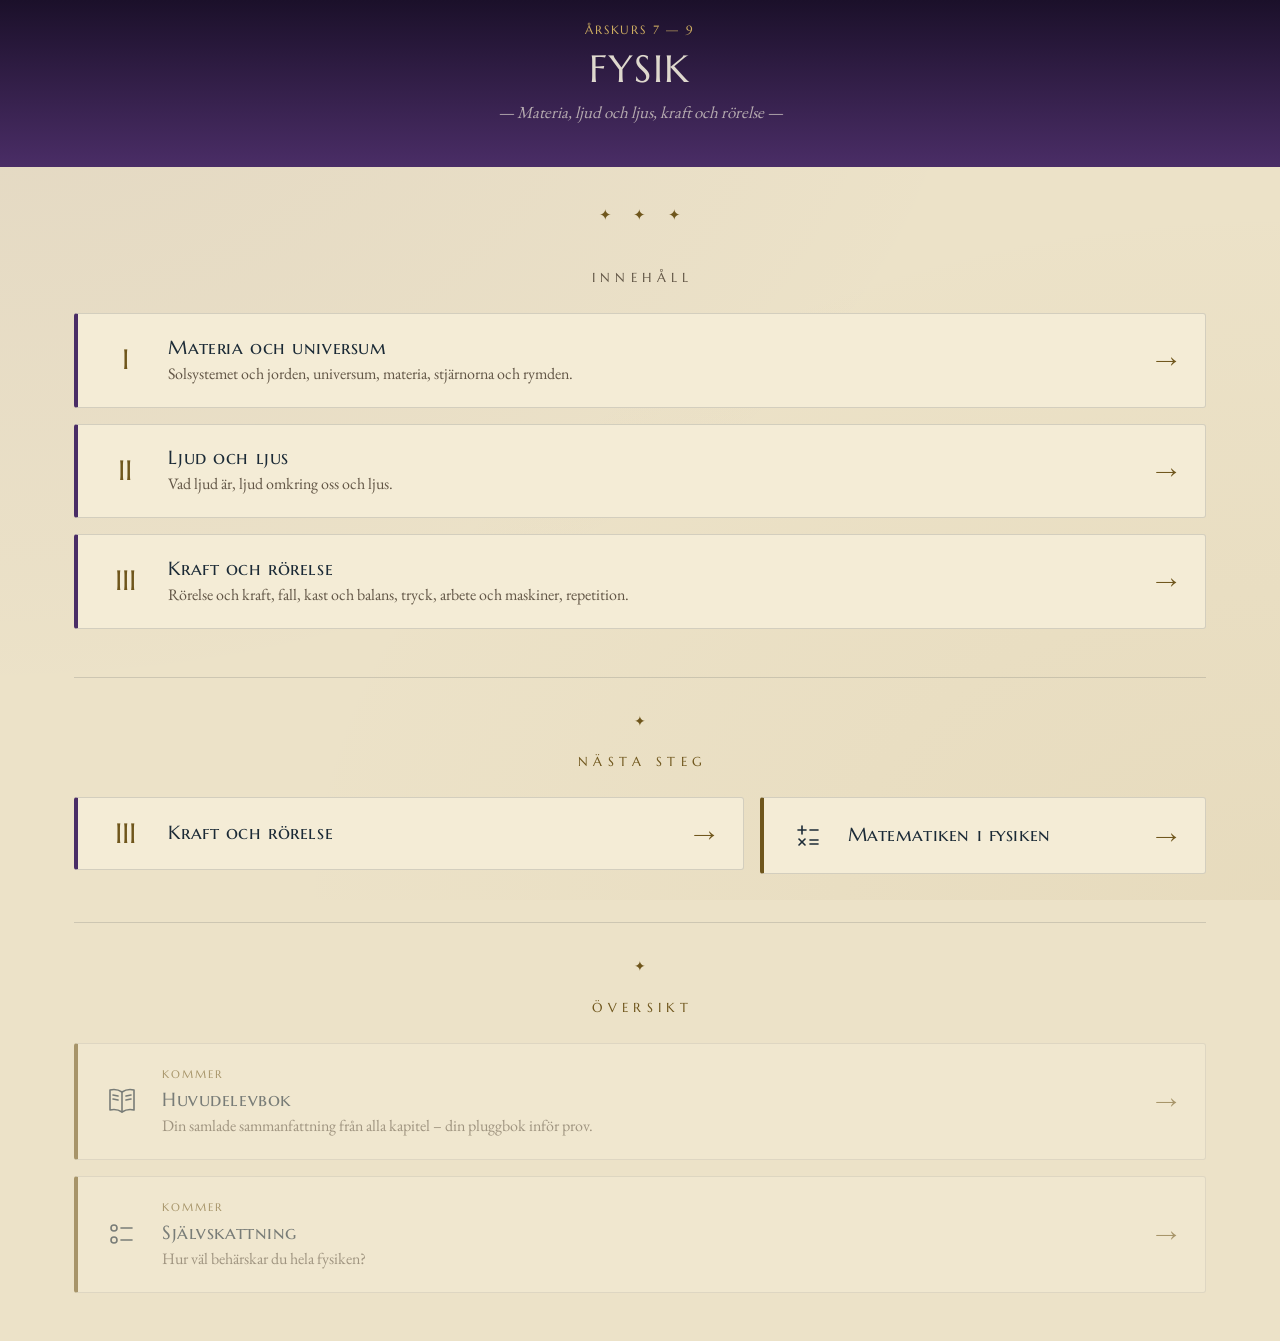
<file: index.html>
<!DOCTYPE html>
<html lang="sv">
<head>
<meta charset="utf-8">
<meta name="viewport" content="width=device-width, initial-scale=1">
<title>Fysik åk 7–9</title>
<link rel="stylesheet" href="bokskal/bok.css">
</head>
<body>
  <!-- Fysikbokens startsida, byggd som geografibokens (jb873/geografibok: index.html) i fysikens färger.
       Ett kapitel som inte finns än är ett tonat span med aria-disabled och "Kommer", inte en länk. -->
  <header class="hero-banner">
    <div class="hero-inner">
      <span class="avsnitt-label">Årskurs 7 — 9</span>
      <h1>FYSIK</h1>
      <p class="subtitel">— Materia, ljud och ljus, kraft och rörelse —</p>
    </div>
  </header>

  <main class="sida">

    <div class="ornament-rad" aria-hidden="true">✦ ✦ ✦</div>

    <span class="sektion-label">Innehåll</span>

    <ul class="innehallsforteckning">

      <li>
        <a class="kapitel-kort" href="materia_och_universum/index.html">
          <span class="romersk">I</span>
          <span class="kap-text">
            <span class="kap-titel">Materia och universum</span>
            <p class="kap-beskrivning">Solsystemet och jorden, universum, materia, stjärnorna och rymden.</p>
          </span>
          <span class="pil" aria-hidden="true">→</span>
        </a>
      </li>

      <li>
        <a class="kapitel-kort" href="ljud_och_ljus/index.html">
          <span class="romersk">II</span>
          <span class="kap-text">
            <span class="kap-titel">Ljud och ljus</span>
            <p class="kap-beskrivning">Vad ljud är, ljud omkring oss och ljus.</p>
          </span>
          <span class="pil" aria-hidden="true">→</span>
        </a>
      </li>

      <li>
        <a class="kapitel-kort" href="kraft_och_rorelse/index.html">
          <span class="romersk">III</span>
          <span class="kap-text">
            <span class="kap-titel">Kraft och rörelse</span>
            <p class="kap-beskrivning">Rörelse och kraft, fall, kast och balans, tryck, arbete och maskiner, repetition.</p>
          </span>
          <span class="pil" aria-hidden="true">→</span>
        </a>
      </li>

    </ul>

    <!-- Nästa steg (arbetsorder 11): listan över kapitlen som har Nästa steg (gymnasiets fysik), och bredvid den
         stödboken Matematiken i fysiken, som gäller hela boken. Länkarna öppnar boken direkt (adressen #<bok>). -->
    <section class="sektion-avgransare nasta-steg-omrade">
      <div class="litet-ornament" aria-hidden="true">✦</div>
      <span class="sektion-label">Nästa steg</span>
      <div class="nasta-steg-delar">
        <ul class="nasta-steg-lista">
          <li>
            <a class="kapitel-kort" href="kraft_och_rorelse/rorelse_och_kraft/index.html#nasta-kraft-och-rorelse">
              <span class="romersk">III</span>
              <span class="kap-text">
                <span class="kap-titel">Kraft och rörelse</span>
              </span>
              <span class="pil" aria-hidden="true">→</span>
            </a>
          </li>
        </ul>
        <a class="kapitel-kort matematik-kort" href="nasta_steg/matematiken_i_fysiken/index.html#stod-matematiken">
          <span class="ikon" aria-hidden="true">
            <svg viewBox="0 0 32 32" fill="none" stroke="currentColor" stroke-width="1.6" stroke-linecap="round" stroke-linejoin="round">
              <line x1="6" y1="10" x2="14" y2="10" />
              <line x1="10" y1="6" x2="10" y2="14" />
              <line x1="18" y1="10" x2="26" y2="10" />
              <line x1="7" y1="19" x2="13" y2="25" />
              <line x1="13" y1="19" x2="7" y2="25" />
              <line x1="18" y1="20" x2="26" y2="20" />
              <line x1="18" y1="24" x2="26" y2="24" />
            </svg>
          </span>
          <span class="kap-text">
            <span class="kap-titel">Matematiken i fysiken</span>
          </span>
          <span class="pil" aria-hidden="true">→</span>
        </a>
      </div>
    </section>

    <section class="sektion-avgransare">
      <div class="litet-ornament" aria-hidden="true">✦</div>
      <span class="sektion-label">Översikt</span>

      <span class="kapitel-kort huvudelevbok-kort dimmad" aria-disabled="true">
        <span class="ikon" aria-hidden="true">
          <svg viewBox="0 0 32 32" fill="none" stroke="currentColor" stroke-width="1.6" stroke-linecap="round" stroke-linejoin="round">
            <path d="M16 7 C13 5 8 4 4 5 L4 25 C8 24 13 25 16 27 C19 25 24 24 28 25 L28 5 C24 4 19 5 16 7 Z" />
            <line x1="16" y1="7" x2="16" y2="27" />
            <line x1="7" y1="10" x2="12" y2="11" />
            <line x1="7" y1="14" x2="12" y2="15" />
            <line x1="20" y1="11" x2="25" y2="10" />
            <line x1="20" y1="15" x2="25" y2="14" />
          </svg>
        </span>
        <span class="kap-text">
          <span class="kommer-snart">Kommer</span>
          <h3>Huvudelevbok</h3>
          <p class="kap-beskrivning">Din samlade sammanfattning från alla kapitel – din pluggbok inför prov.</p>
        </span>
        <span class="pil" aria-hidden="true">→</span>
      </span>

      <span class="kapitel-kort huvudelevbok-kort dimmad" aria-disabled="true">
        <span class="ikon" aria-hidden="true">
          <svg viewBox="0 0 32 32" fill="none" stroke="currentColor" stroke-width="1.6" stroke-linecap="round" stroke-linejoin="round">
            <circle cx="8" cy="10" r="3" />
            <circle cx="8" cy="22" r="3" />
            <line x1="15" y1="10" x2="26" y2="10" />
            <line x1="15" y1="22" x2="26" y2="22" />
          </svg>
        </span>
        <span class="kap-text">
          <span class="kommer-snart">Kommer</span>
          <h3>Självskattning</h3>
          <p class="kap-beskrivning">Hur väl behärskar du hela fysiken?</p>
        </span>
        <span class="pil" aria-hidden="true">→</span>
      </span>
    </section>

  </main>
</body>
</html>
</file>
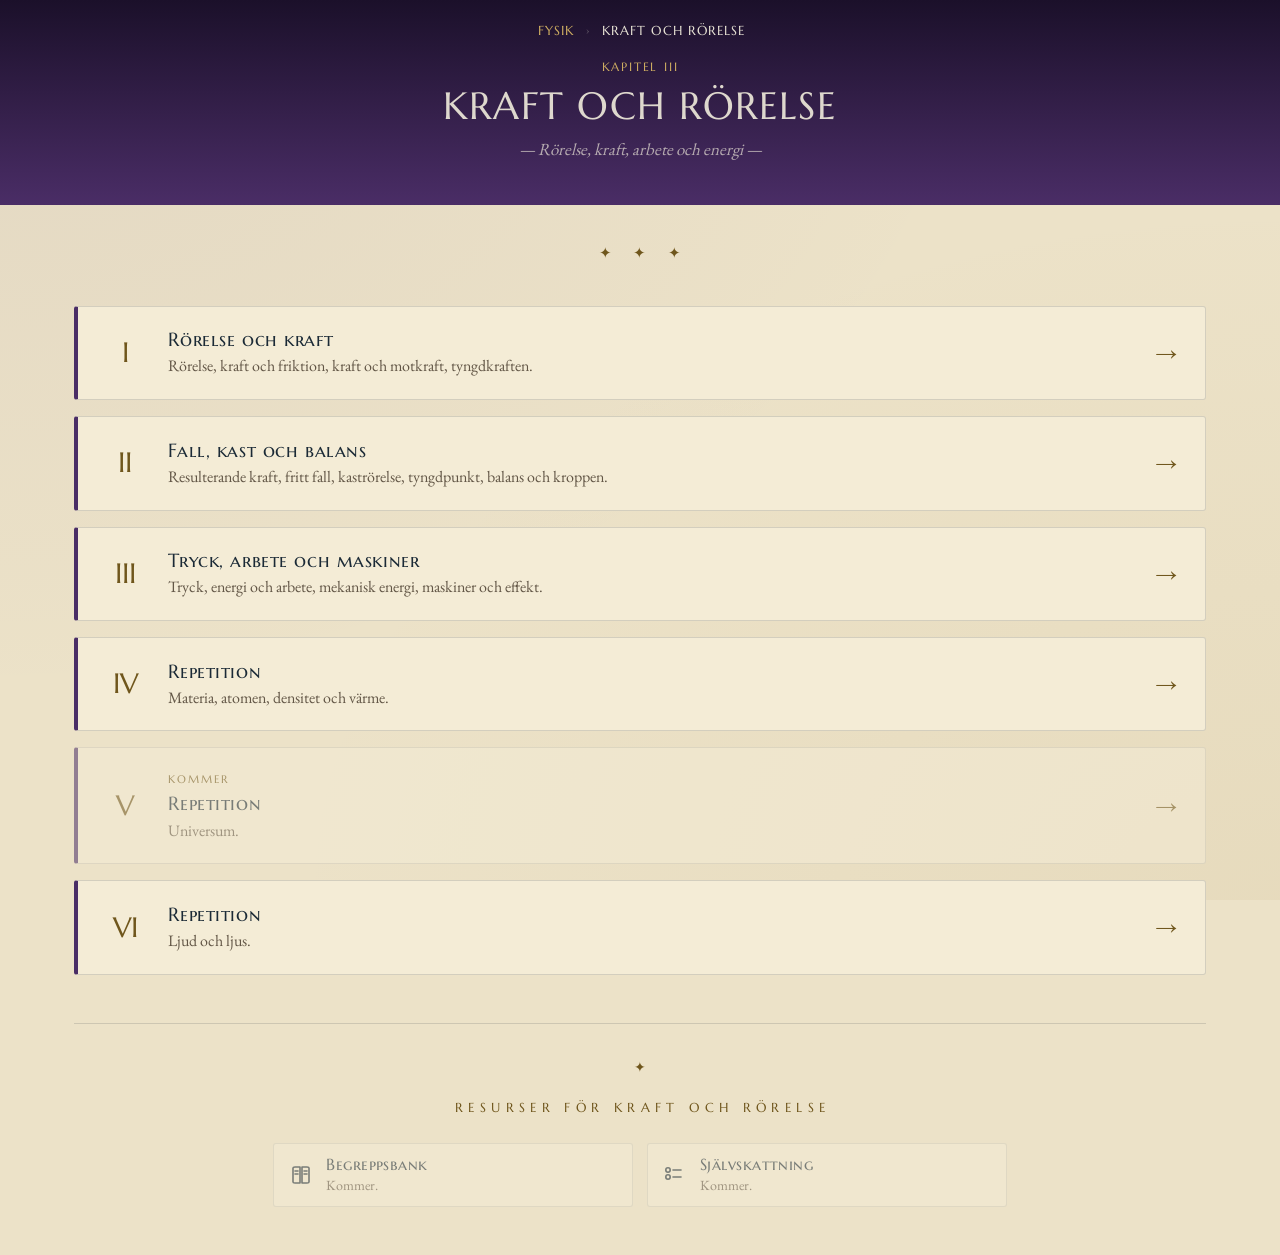
<file: kraft_och_rorelse/index.html>
<!DOCTYPE html>
<html lang="sv">
<head>
<meta charset="utf-8">
<meta name="viewport" content="width=device-width, initial-scale=1">
<title>Fysik – Kraft och rörelse</title>
<link rel="stylesheet" href="../bokskal/bok.css">
</head>
<body>
  <!-- Kapitlets sida (kapitelindexet), byggd som geografibokens (jb873/geografibok: delkapitel/geologi/index.html).
       Avsnittssidorna I, II … är mapparna här, enligt tabellen i RAM.md: I rorelse_och_kraft/, II fall_kast_och_balans/,
       III tryck_arbete_och_maskiner/, IV materia_repetition/ (med atomen och jonerna först, arbetsorder 39), V Repetition
       Universum (finns inte än) och VI ljud_och_ljus_repetition/. Mappnamnen är kvar från den gamla ordningen.
       En avsnittssida eller ett hjälpmedel som inte finns än är ett tonat span med aria-disabled, inte en länk. -->
  <header class="hero-banner">
    <div class="hero-inner">
      <nav class="brodsmulor" aria-label="Brödsmulor">
        <a href="../index.html">Fysik</a>
        <span class="skiljare" aria-hidden="true">›</span>
        <span class="aktuell" aria-current="page">Kraft och rörelse</span>
      </nav>
      <span class="avsnitt-label">Kapitel III</span>
      <h1>KRAFT OCH RÖRELSE</h1>
      <p class="subtitel">— Rörelse, kraft, arbete och energi —</p>
    </div>
  </header>

  <main class="sida">

    <div class="ornament-rad" aria-hidden="true">✦ ✦ ✦</div>

    <ul class="innehallsforteckning">

      <li>
        <a class="kapitel-kort" href="rorelse_och_kraft/index.html">
          <span class="romersk">I</span>
          <span class="kap-text">
            <span class="kap-titel">Rörelse och kraft</span>
            <p class="kap-beskrivning">Rörelse, kraft och friktion, kraft och motkraft, tyngdkraften.</p>
          </span>
          <span class="pil" aria-hidden="true">→</span>
        </a>
      </li>

      <li>
        <a class="kapitel-kort" href="fall_kast_och_balans/index.html">
          <span class="romersk">II</span>
          <span class="kap-text">
            <span class="kap-titel">Fall, kast och balans</span>
            <p class="kap-beskrivning">Resulterande kraft, fritt fall, kaströrelse, tyngdpunkt, balans och kroppen.</p>
          </span>
          <span class="pil" aria-hidden="true">→</span>
        </a>
      </li>

      <li>
        <a class="kapitel-kort" href="tryck_arbete_och_maskiner/index.html">
          <span class="romersk">III</span>
          <span class="kap-text">
            <span class="kap-titel">Tryck, arbete och maskiner</span>
            <p class="kap-beskrivning">Tryck, energi och arbete, mekanisk energi, maskiner och effekt.</p>
          </span>
          <span class="pil" aria-hidden="true">→</span>
        </a>
      </li>

      <li>
        <a class="kapitel-kort" href="materia_repetition/index.html">
          <span class="romersk">IV</span>
          <span class="kap-text">
            <span class="kap-titel">Repetition</span>
            <p class="kap-beskrivning">Materia, atomen, densitet och värme.</p>
          </span>
          <span class="pil" aria-hidden="true">→</span>
        </a>
      </li>

      <li>
        <span class="kapitel-kort dimmad" aria-disabled="true">
          <span class="romersk">V</span>
          <span class="kap-text">
            <span class="kommer-snart">Kommer</span>
            <span class="kap-titel">Repetition</span>
            <p class="kap-beskrivning">Universum.</p>
          </span>
          <span class="pil" aria-hidden="true">→</span>
        </span>
      </li>

      <li>
        <a class="kapitel-kort" href="ljud_och_ljus_repetition/index.html">
          <span class="romersk">VI</span>
          <span class="kap-text">
            <span class="kap-titel">Repetition</span>
            <p class="kap-beskrivning">Ljud och ljus.</p>
          </span>
          <span class="pil" aria-hidden="true">→</span>
        </a>
      </li>

    </ul>

    <section class="sektion-avgransare">
      <div class="litet-ornament" aria-hidden="true">✦</div>
      <span class="sektion-label">Resurser för Kraft och rörelse</span>
      <div class="resurser-rad">

        <span class="resurs-kort dimmad" aria-disabled="true">
          <span class="ikon" aria-hidden="true">
            <svg viewBox="0 0 24 24" fill="none" stroke="currentColor" stroke-width="1.6" stroke-linecap="round" stroke-linejoin="round">
              <path d="M4 5 C4 4.4 4.5 4 6 4 L11 4 L11 20 L6 20 C4.5 20 4 19.6 4 19 Z" />
              <path d="M20 5 C20 4.4 19.5 4 18 4 L13 4 L13 20 L18 20 C19.5 20 20 19.6 20 19 Z" />
              <line x1="6" y1="8" x2="9" y2="8" />
              <line x1="6" y1="11" x2="9" y2="11" />
              <line x1="15" y1="8" x2="18" y2="8" />
              <line x1="15" y1="11" x2="18" y2="11" />
            </svg>
          </span>
          <span class="resurs-text">
            <h4>Begreppsbank</h4>
            <p class="resurs-beskrivning">Kommer.</p>
          </span>
        </span>

        <span class="resurs-kort dimmad" aria-disabled="true">
          <span class="ikon" aria-hidden="true">
            <svg viewBox="0 0 24 24" fill="none" stroke="currentColor" stroke-width="1.6" stroke-linecap="round" stroke-linejoin="round">
              <circle cx="6" cy="7" r="2.2" />
              <circle cx="6" cy="14" r="2.2" />
              <line x1="11" y1="7" x2="19" y2="7" />
              <line x1="11" y1="14" x2="19" y2="14" />
            </svg>
          </span>
          <span class="resurs-text">
            <h4>Självskattning</h4>
            <p class="resurs-beskrivning">Kommer.</p>
          </span>
        </span>

      </div>
    </section>

  </main>
</body>
</html>
</file>
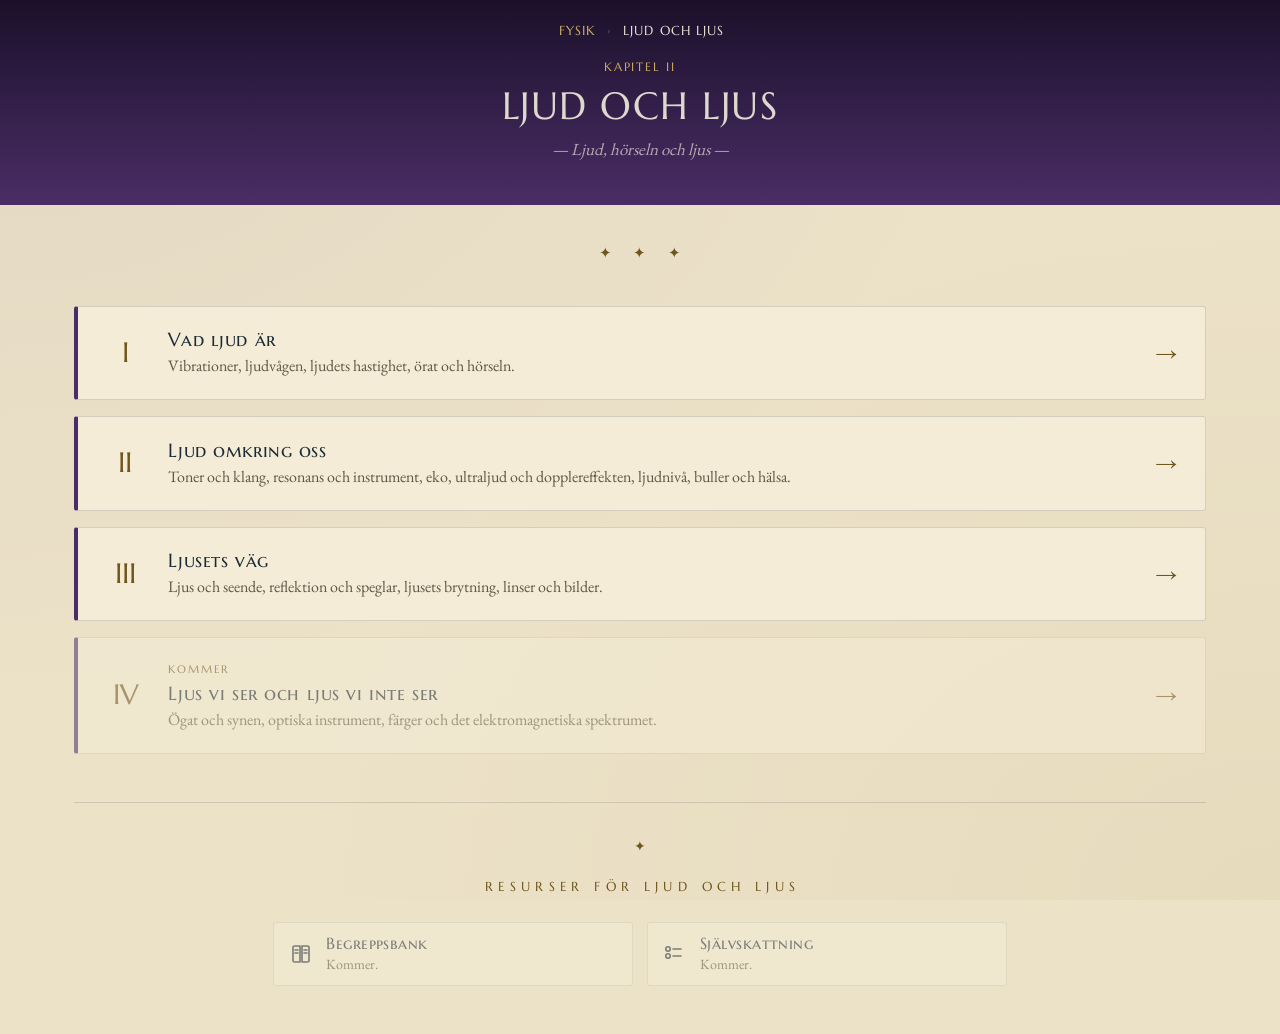
<file: ljud_och_ljus/index.html>
<!DOCTYPE html>
<html lang="sv">
<head>
<meta charset="utf-8">
<meta name="viewport" content="width=device-width, initial-scale=1">
<title>Fysik – Ljud och ljus</title>
<link rel="stylesheet" href="../bokskal/bok.css">
</head>
<body>
  <!-- Kapitel 2:s sida (kapitelindexet), byggd som Kraft och rörelse (kraft_och_rorelse/index.html), arbetsorder 33
       (2026-11-21). Avsnittssidorna I, II … är mapparna här (vad_ljud_ar/). En avsnittssida eller ett hjälpmedel som
       inte finns än är ett tonat span med aria-disabled, inte en länk. III Ljusets väg: arbetsorder 38 (2026-11-25);
       IV står tonat tills den skrivs. -->
  <header class="hero-banner">
    <div class="hero-inner">
      <nav class="brodsmulor" aria-label="Brödsmulor">
        <a href="../index.html">Fysik</a>
        <span class="skiljare" aria-hidden="true">›</span>
        <span class="aktuell" aria-current="page">Ljud och ljus</span>
      </nav>
      <span class="avsnitt-label">Kapitel II</span>
      <h1>LJUD OCH LJUS</h1>
      <p class="subtitel">— Ljud, hörseln och ljus —</p>
    </div>
  </header>

  <main class="sida">

    <div class="ornament-rad" aria-hidden="true">✦ ✦ ✦</div>

    <ul class="innehallsforteckning">

      <li>
        <a class="kapitel-kort" href="vad_ljud_ar/index.html">
          <span class="romersk">I</span>
          <span class="kap-text">
            <span class="kap-titel">Vad ljud är</span>
            <p class="kap-beskrivning">Vibrationer, ljudvågen, ljudets hastighet, örat och hörseln.</p>
          </span>
          <span class="pil" aria-hidden="true">→</span>
        </a>
      </li>

      <li>
        <a class="kapitel-kort" href="ljud_omkring_oss/index.html">
          <span class="romersk">II</span>
          <span class="kap-text">
            <span class="kap-titel">Ljud omkring oss</span>
            <p class="kap-beskrivning">Toner och klang, resonans och instrument, eko, ultraljud och dopplereffekten, ljudnivå, buller och hälsa.</p>
          </span>
          <span class="pil" aria-hidden="true">→</span>
        </a>
      </li>

      <li>
        <a class="kapitel-kort" href="ljusets_vag/index.html">
          <span class="romersk">III</span>
          <span class="kap-text">
            <span class="kap-titel">Ljusets väg</span>
            <p class="kap-beskrivning">Ljus och seende, reflektion och speglar, ljusets brytning, linser och bilder.</p>
          </span>
          <span class="pil" aria-hidden="true">→</span>
        </a>
      </li>

      <li>
        <span class="kapitel-kort dimmad" aria-disabled="true">
          <span class="romersk">IV</span>
          <span class="kap-text">
            <span class="kommer-snart">Kommer</span>
            <span class="kap-titel">Ljus vi ser och ljus vi inte ser</span>
            <p class="kap-beskrivning">Ögat och synen, optiska instrument, färger och det elektromagnetiska spektrumet.</p>
          </span>
          <span class="pil" aria-hidden="true">→</span>
        </span>
      </li>

    </ul>

    <section class="sektion-avgransare">
      <div class="litet-ornament" aria-hidden="true">✦</div>
      <span class="sektion-label">Resurser för Ljud och ljus</span>
      <div class="resurser-rad">

        <span class="resurs-kort dimmad" aria-disabled="true">
          <span class="ikon" aria-hidden="true">
            <svg viewBox="0 0 24 24" fill="none" stroke="currentColor" stroke-width="1.6" stroke-linecap="round" stroke-linejoin="round">
              <path d="M4 5 C4 4.4 4.5 4 6 4 L11 4 L11 20 L6 20 C4.5 20 4 19.6 4 19 Z" />
              <path d="M20 5 C20 4.4 19.5 4 18 4 L13 4 L13 20 L18 20 C19.5 20 20 19.6 20 19 Z" />
              <line x1="6" y1="8" x2="9" y2="8" />
              <line x1="6" y1="11" x2="9" y2="11" />
              <line x1="15" y1="8" x2="18" y2="8" />
              <line x1="15" y1="11" x2="18" y2="11" />
            </svg>
          </span>
          <span class="resurs-text">
            <h4>Begreppsbank</h4>
            <p class="resurs-beskrivning">Kommer.</p>
          </span>
        </span>

        <span class="resurs-kort dimmad" aria-disabled="true">
          <span class="ikon" aria-hidden="true">
            <svg viewBox="0 0 24 24" fill="none" stroke="currentColor" stroke-width="1.6" stroke-linecap="round" stroke-linejoin="round">
              <circle cx="6" cy="7" r="2.2" />
              <circle cx="6" cy="14" r="2.2" />
              <line x1="11" y1="7" x2="19" y2="7" />
              <line x1="11" y1="14" x2="19" y2="14" />
            </svg>
          </span>
          <span class="resurs-text">
            <h4>Självskattning</h4>
            <p class="resurs-beskrivning">Kommer.</p>
          </span>
        </span>

      </div>
    </section>

  </main>
</body>
</html>
</file>
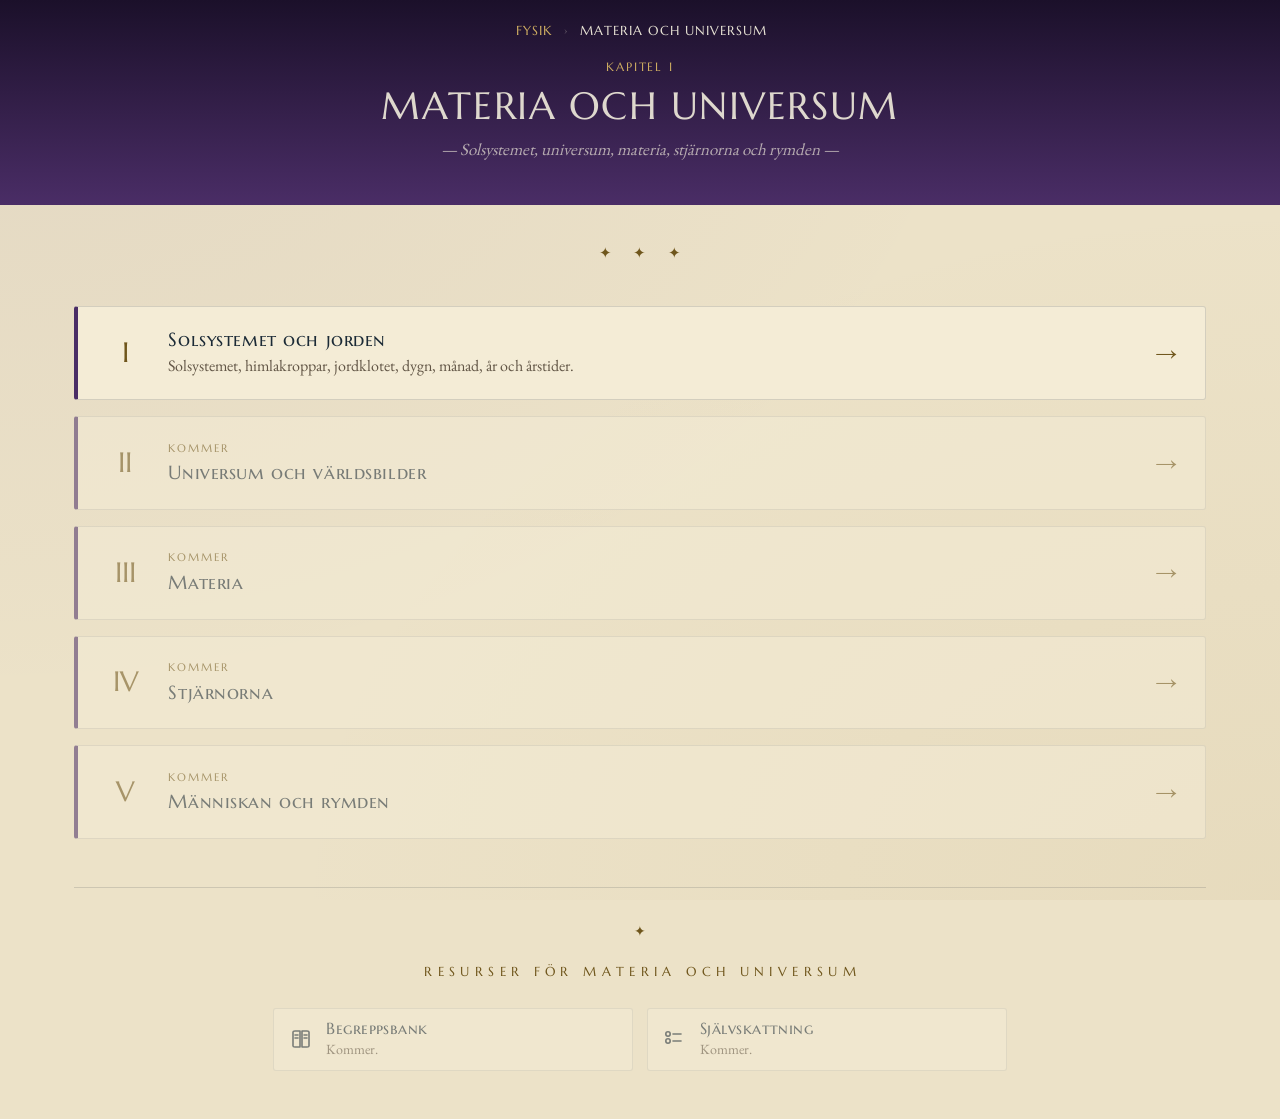
<file: materia_och_universum/index.html>
<!DOCTYPE html>
<html lang="sv">
<head>
<meta charset="utf-8">
<meta name="viewport" content="width=device-width, initial-scale=1">
<title>Fysik – Materia och universum</title>
<link rel="stylesheet" href="../bokskal/bok.css">
</head>
<body>
  <!-- Kapitel 1:s sida (kapitelindexet), byggd som Kraft och rörelse (kraft_och_rorelse/index.html). Avsnittssidorna
       I, II … är mapparna här (solsystemet_och_jorden/), enligt arbetsorder 9 (2026-11-07). En avsnittssida eller ett
       hjälpmedel som inte finns än är ett tonat span med aria-disabled, inte en länk. -->
  <header class="hero-banner">
    <div class="hero-inner">
      <nav class="brodsmulor" aria-label="Brödsmulor">
        <a href="../index.html">Fysik</a>
        <span class="skiljare" aria-hidden="true">›</span>
        <span class="aktuell" aria-current="page">Materia och universum</span>
      </nav>
      <span class="avsnitt-label">Kapitel I</span>
      <h1>MATERIA OCH UNIVERSUM</h1>
      <p class="subtitel">— Solsystemet, universum, materia, stjärnorna och rymden —</p>
    </div>
  </header>

  <main class="sida">

    <div class="ornament-rad" aria-hidden="true">✦ ✦ ✦</div>

    <ul class="innehallsforteckning">

      <li>
        <a class="kapitel-kort" href="solsystemet_och_jorden/index.html">
          <span class="romersk">I</span>
          <span class="kap-text">
            <span class="kap-titel">Solsystemet och jorden</span>
            <p class="kap-beskrivning">Solsystemet, himlakroppar, jordklotet, dygn, månad, år och årstider.</p>
          </span>
          <span class="pil" aria-hidden="true">→</span>
        </a>
      </li>

      <li>
        <span class="kapitel-kort dimmad" aria-disabled="true">
          <span class="romersk">II</span>
          <span class="kap-text">
            <span class="kommer-snart">Kommer</span>
            <span class="kap-titel">Universum och världsbilder</span>
          </span>
          <span class="pil" aria-hidden="true">→</span>
        </span>
      </li>

      <li>
        <span class="kapitel-kort dimmad" aria-disabled="true">
          <span class="romersk">III</span>
          <span class="kap-text">
            <span class="kommer-snart">Kommer</span>
            <span class="kap-titel">Materia</span>
          </span>
          <span class="pil" aria-hidden="true">→</span>
        </span>
      </li>

      <li>
        <span class="kapitel-kort dimmad" aria-disabled="true">
          <span class="romersk">IV</span>
          <span class="kap-text">
            <span class="kommer-snart">Kommer</span>
            <span class="kap-titel">Stjärnorna</span>
          </span>
          <span class="pil" aria-hidden="true">→</span>
        </span>
      </li>

      <li>
        <span class="kapitel-kort dimmad" aria-disabled="true">
          <span class="romersk">V</span>
          <span class="kap-text">
            <span class="kommer-snart">Kommer</span>
            <span class="kap-titel">Människan och rymden</span>
          </span>
          <span class="pil" aria-hidden="true">→</span>
        </span>
      </li>

    </ul>

    <section class="sektion-avgransare">
      <div class="litet-ornament" aria-hidden="true">✦</div>
      <span class="sektion-label">Resurser för Materia och universum</span>
      <div class="resurser-rad">

        <span class="resurs-kort dimmad" aria-disabled="true">
          <span class="ikon" aria-hidden="true">
            <svg viewBox="0 0 24 24" fill="none" stroke="currentColor" stroke-width="1.6" stroke-linecap="round" stroke-linejoin="round">
              <path d="M4 5 C4 4.4 4.5 4 6 4 L11 4 L11 20 L6 20 C4.5 20 4 19.6 4 19 Z" />
              <path d="M20 5 C20 4.4 19.5 4 18 4 L13 4 L13 20 L18 20 C19.5 20 20 19.6 20 19 Z" />
              <line x1="6" y1="8" x2="9" y2="8" />
              <line x1="6" y1="11" x2="9" y2="11" />
              <line x1="15" y1="8" x2="18" y2="8" />
              <line x1="15" y1="11" x2="18" y2="11" />
            </svg>
          </span>
          <span class="resurs-text">
            <h4>Begreppsbank</h4>
            <p class="resurs-beskrivning">Kommer.</p>
          </span>
        </span>

        <span class="resurs-kort dimmad" aria-disabled="true">
          <span class="ikon" aria-hidden="true">
            <svg viewBox="0 0 24 24" fill="none" stroke="currentColor" stroke-width="1.6" stroke-linecap="round" stroke-linejoin="round">
              <circle cx="6" cy="7" r="2.2" />
              <circle cx="6" cy="14" r="2.2" />
              <line x1="11" y1="7" x2="19" y2="7" />
              <line x1="11" y1="14" x2="19" y2="14" />
            </svg>
          </span>
          <span class="resurs-text">
            <h4>Självskattning</h4>
            <p class="resurs-beskrivning">Kommer.</p>
          </span>
        </span>

      </div>
    </section>

  </main>
</body>
</html>
</file>
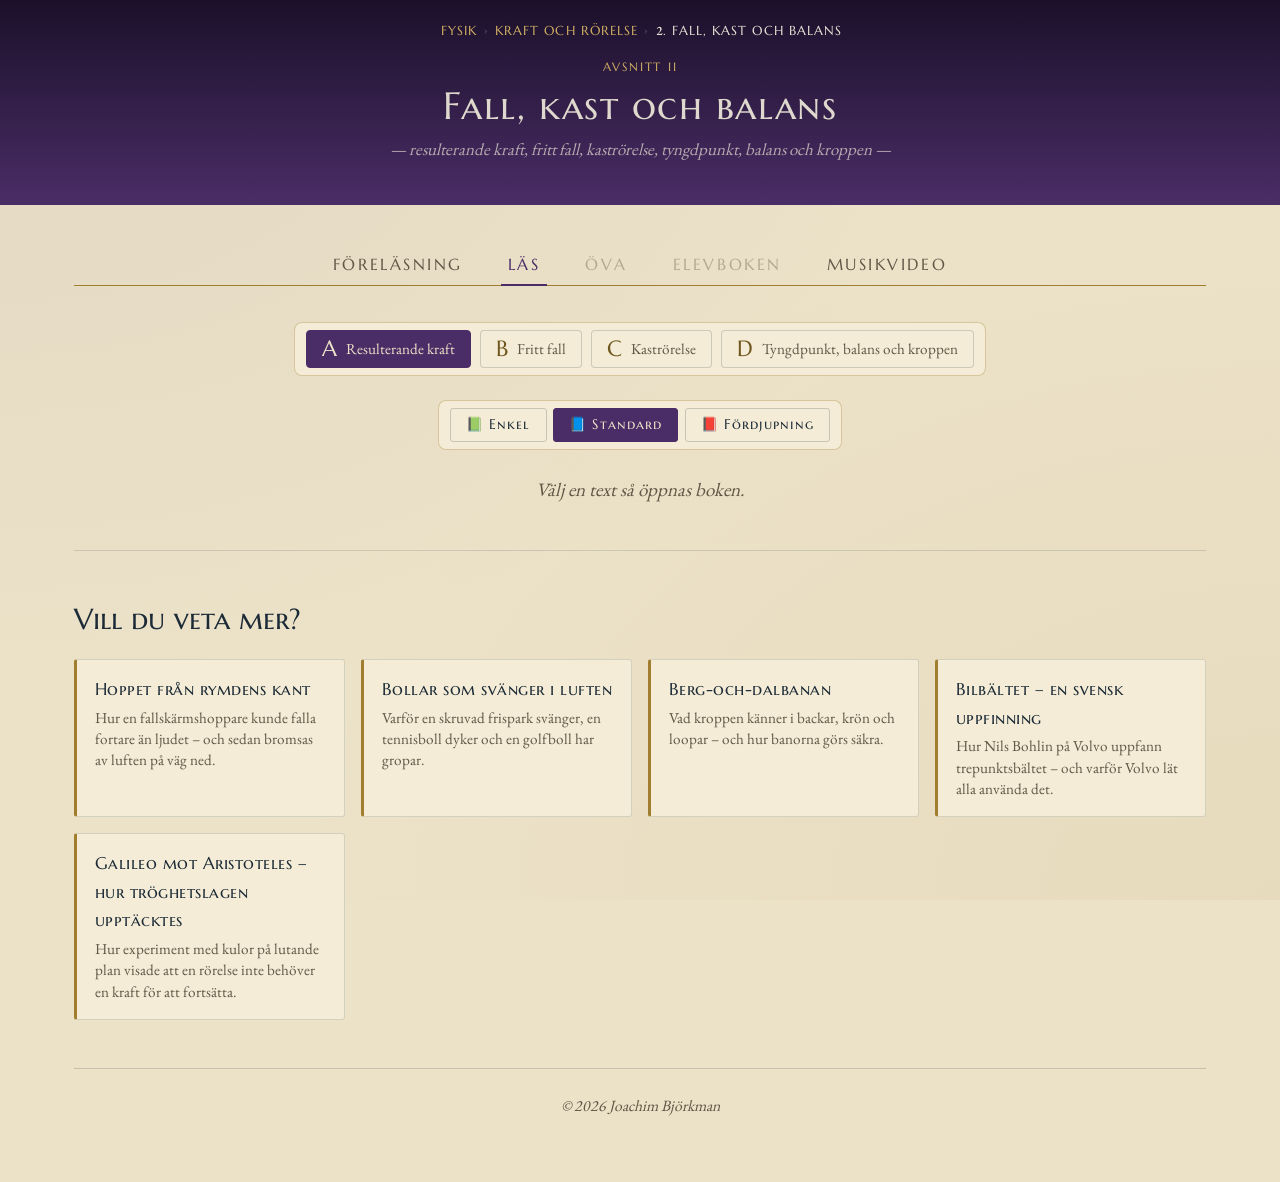
<file: kraft_och_rorelse/fall_kast_och_balans/index.html>
<!DOCTYPE html>
<html lang="sv">
<!-- Delkapitlets sida. MALLEN ORDAGRANT (Fysik/mall/delkapitel/index.html) – ändra ingenting här.
     Allt som skiljer delkapitlen åt är data: delkapitel.js och innehall/<nivå>.js. verktyg/bok-grind.js prövar
     att varje delkapitels index.html är byte för byte lika med mallen. -->
<head>
<meta charset="utf-8">
<meta name="viewport" content="width=device-width, initial-scale=1, viewport-fit=cover">
<title>Fysik</title>
<link rel="stylesheet" href="../../bokskal/bok.css">
<script src="../../bokskal/bok.js"></script>
<script src="../../bokskal/figurer.js"></script>
</head>
<body>
<script src="delkapitel.js"></script>
</body>
</html>
</file>
<file: bokskal/bok.css>
/* Bokmotorn – delkapitlets sida (hubben) och läsboken.
 * Basen är plattformens gemensamma, densamma som i de andra böckerna (geografibokens css/geografi.css): papper
 * #ece2c8, bläck #1b2a36, Marcellus SC (kapitäler) för rubriker och knappar, EB Garamond för text och alla siffror
 * (Marcellus 1 liknar ett I). Bara ämnesfärgen är fysikens egen (varje bok har sin --accent): indigo, med antikt
 * guld som andrafärg. Övriga färger är bokmotorns fysiktema (1800-talet/verktyg/bok.py, TEMAN["fysik"]). */

@font-face { font-family: "EB Garamond"; src: url("typsnitt/EBGaramond-wght.ttf") format("truetype");
             font-weight: 400 800; font-display: swap; }
@font-face { font-family: "Marcellus SC"; src: url("typsnitt/MarcellusSC-Regular.ttf") format("truetype"); font-display: swap; }
/* Marcellus (gemener): bara på omslaget – undertiteln, upphovet och F, som i musikvideorna */
@font-face { font-family: "Marcellus"; src: url("typsnitt/Marcellus-Regular.ttf") format("truetype"); font-display: swap; }

:root {
  --black: #1b2a36;          /* bläck: plattformens ink */
  --dampad: #625646;         /* dämpad text: plattformens muted */
  --linje: rgba(27, 42, 54, .18);   /* linjer: bläcket svagt, som plattformen (ingen fast grå) */
  /* Fysikens ämnesfärg. Kontrast mot papperet (#ece2c8), WCAG 2.1: --accent 8,8:1 (text, kanter, aktiva val,
   *   begrepp); --accent-2-mork 5,4:1 (text i guld). --accent-2 (3,0:1) bara för linjer och dekor, aldrig text.
   *   --accent-2-ljus för guld på mörk botten. */
  --accent: #4a2d66;         /* djup indigo – fysikens natthimmel och spektrum */
  --accent-2: #a07d2f;       /* antikt guld – celest sekundär */
  --accent-2-mork: #6f561c;  /* guldet för text på papperet */
  --accent-2-ljus: #cfae62;  /* guldet på mörk botten: bannern och boklisterna */
  --papper: #ece2c8;         /* papper: plattformens paper */
  --papper-ljus: #f4ecd6;    /* plattformens paper-light */
  /* Faktarutan: plattformens mönster (kemins faktaruta) i fysikens indigo – papper-ljus med en svag indigo-ton. */
  --ruta-ton: rgba(74, 45, 102, .07);
  --ruta-kant: rgba(74, 45, 102, .35);
  --ruta: #e8dfce;           /* samma ton som en fast färg (papper-ljus + 7 % indigo), där en gradient inte går */
  --fokus: #96bee4;          /* FOCUS */
  --atom: #d6c094;           /* ATOM: hela partiklar i neutral sandfärg */
  --bord: #2a2d33;           /* runt boken */
  --list: #1d2026;           /* list och knappar */
  --list-text: #e8e3d5;
  --list-dampad: #a9a69c;
  --text: "EB Garamond", Georgia, "Times New Roman", serif;
  --rubrik: "Marcellus SC", "EB Garamond", Georgia, serif;
}

* { box-sizing: border-box; }
html { background: var(--papper); }
body { margin: 0; min-height: 100vh; font-family: var(--text); color: var(--black); background: var(--papper);
  -webkit-text-size-adjust: 100%; }
body.bok-oppen { overflow: hidden; }
button { font: inherit; color: inherit; }
:focus-visible { outline: 2px solid var(--fokus); outline-offset: 2px; }
.sr-only { position: absolute; width: 1px; height: 1px; overflow: hidden; clip: rect(0 0 0 0); white-space: nowrap; }
.nr { font-family: var(--text); font-weight: 600; font-variant-caps: normal; letter-spacing: 0; }
.kommer-chip { display: inline-block; margin-left: .55em; padding: 0 .55em; border: 1px solid currentColor; border-radius: 999px;
  font-family: var(--text); font-size: .7em; line-height: 1.5; letter-spacing: .06em; text-transform: uppercase;
  vertical-align: .12em; opacity: .75; }

/* ---------- Hubben: delkapitlets sida (bok.js: byggHubb, ritaHubb) ----------
 * Plattformens avsnittssida, regel för regel ur geografiboken (jb873/geografibok, css/geografi.css: hero-banner,
 * flikar, underdel- och nivåväljare). Bara färgerna och typsnitten är fysikens:
 *   paper → --papper, paper-light → --papper-ljus, ink → --black, muted → --dampad,
 *   brass → --accent-2, brass-text → --accent-2-mork, bannerns ocean-blå → --accent (indigo).
 *   Aktiva val (flik, text, nivå) fylls med --accent, där geografin har brass-text.
 * main.sida delar namn med bokens sidor (.sida), så dess egna mått sätts här uttryckligen. */

body { background-image:
    radial-gradient(ellipse at top left, rgba(74, 45, 102, .06) 0%, rgba(74, 45, 102, 0) 55%),
    radial-gradient(ellipse at bottom right, rgba(160, 125, 47, .07) 0%, rgba(160, 125, 47, 0) 55%);
  background-attachment: fixed; background-repeat: no-repeat; }

.hero-banner {
  background: linear-gradient(180deg, #1b102a 0%, var(--accent) 100%); color: rgba(232, 227, 213, .95);
  padding: 20px 0 24px; text-align: center; min-height: 150px;
  display: flex; flex-direction: column; justify-content: center; align-items: center;
  font-size: 1.1875rem; line-height: 1.65;
}
.hero-banner .hero-inner { max-width: 1180px; margin: 0 auto; padding: 0 1rem; width: 100%; }
.brodsmulor { text-align: center; font-family: var(--rubrik); font-size: .74rem; letter-spacing: .22em;
  text-transform: uppercase; margin-bottom: 2.25rem; padding-left: .22em; }
.hero-banner .brodsmulor { font-size: 13px; margin-bottom: 16px; color: rgba(232, 227, 213, .7);
  text-transform: uppercase; letter-spacing: .08em; }
.hero-banner .brodsmulor a { color: var(--accent-2-ljus); text-decoration: none; }
.hero-banner .brodsmulor a:hover { color: rgba(232, 227, 213, 1); }
.hero-banner .brodsmulor .skiljare { color: rgba(232, 227, 213, .3); margin: 0 .5em; }
.hero-banner .brodsmulor .aktuell { color: rgba(232, 227, 213, 1); }
.hero-banner .avsnitt-label { display: block; font-family: var(--rubrik); font-size: 12px; text-transform: uppercase;
  letter-spacing: .15em; color: var(--accent-2-ljus); margin-bottom: 8px; }
.hero-banner h1 { font-family: var(--rubrik); font-weight: 400; letter-spacing: .04em; font-size: clamp(30px, 3vw, 42px);
  color: rgba(232, 227, 213, .95); margin: 0; line-height: 1.1; }
.hero-banner .subtitel { font-family: var(--text); font-style: italic; font-size: 17px; color: rgba(232, 227, 213, .7);
  margin-top: 8px; }

main.sida {
  position: static; display: block; width: auto; height: auto; background: none; touch-action: auto;
  font-size: 1.1875rem; line-height: 1.65; font-weight: 400; font-variant-numeric: normal;
  max-width: 1180px; margin: 0 auto; padding: 4.5rem 1.5rem 3rem;
}
.hero-banner + main.sida { padding-top: .5rem; }

.flikar-rad { display: flex; justify-content: center; gap: 2rem; border-bottom: 1px solid var(--accent-2); margin: 2rem 0 2.25rem; }
.flik {
  font-family: var(--rubrik); font-size: 1rem; line-height: normal; letter-spacing: .16em; text-transform: uppercase;
  color: var(--dampad); background: none; border: none; border-bottom: 2px solid transparent;
  padding: .6rem .4rem; margin-bottom: -1px; cursor: pointer; transition: color .15s ease, border-color .15s ease;
}
.flik:hover { color: var(--black); }
.flik.aktiv { color: var(--accent); border-bottom-color: var(--accent); }
.flik[disabled], .flik[aria-disabled="true"] { opacity: .4; cursor: not-allowed; pointer-events: none; }

.flik-innehall { font-size: 19px; line-height: 1.7; }
.flik-innehall.dold { display: none; }
.flik-innehall .intro { font-style: italic; color: var(--dampad); margin-bottom: 1.5rem; text-align: center; }
/* Djupdykningarna längst ned i Läs ("Vill du veta mer?"): plattformens kort (geografi.css, Djupdykningar), här
   knappar som öppnar djupdykningen som en egen bok. brass → --accent-2, paper-light → --papper-ljus. */
.vill-veta-mer { margin-top: 2.75rem; padding-top: 1.75rem; border-top: 1px solid rgba(27, 42, 54, 0.15); }
.vill-veta-mer h2 { font-family: var(--rubrik); font-weight: 400; color: var(--black); line-height: 1.15; }
.fordj-kort-grid { display: grid; grid-template-columns: repeat(auto-fit, minmax(260px, 1fr)); gap: 1rem; }
.fordj-kort { display: flex; align-items: flex-start; gap: 0.85rem; background-color: var(--papper-ljus);
  border: 1px solid rgba(27, 42, 54, 0.14); border-left: 3px solid var(--accent-2); border-radius: 3px; padding: 1rem 1.1rem;
  color: inherit; transition: background-color 0.15s ease, transform 0.15s ease;
  font: inherit; text-align: left; cursor: pointer; }                 /* (knapp i stället för länk) */
.fordj-kort:hover { background-color: #faf4e4; transform: translateY(-1px); }
.fordj-kort[aria-disabled="true"] { opacity: .55; cursor: default; transform: none; }
.fordj-kort-text { display: flex; flex-direction: column; gap: 0.2rem; }
.fordj-kort-titel { font-family: var(--rubrik); color: var(--black); font-size: 1.05rem; letter-spacing: 0.03em; }
.fordj-kort-ingress { font-size: 0.95rem; line-height: 1.4; color: var(--dampad); }   /* arbetsorder 19 */
/* Nästa steg (arbetsorder 11): blocket under djupdykningarna i samma stil, med indigo kant; övningsböckerna överst i
   fliken Öva och en stödbok (på sin egen sida) i Läs, utan rubrik och linje ovanför */
.vill-veta-mer.nasta-steg .fordj-kort { border-left-color: var(--accent); }
.vill-veta-mer.stodbocker, .vill-veta-mer.ovningsbocker, .vill-veta-mer.repetitionsbocker { margin-top: 0; padding-top: 0; border-top: none; }
/* en sida utan flikrad (flikar: false): lika mycket luft under bannern som flikraden ger */
.flikar-rad[hidden] + .flik-innehall { margin-top: 2.25rem; }
.vill-veta-mer.ovningsbocker + .flik-ram { margin-top: 1.5rem; }
.flik-ram { display: block; width: 100%; height: 75vh; border: 1px solid rgba(27, 42, 54, .18); border-radius: 4px;
  background: var(--papper-ljus); }

.underdel-valjare {
  display: flex; flex-wrap: wrap; gap: .6rem; justify-content: center; margin: 0 auto 1.25rem;
  width: fit-content; max-width: 100%; background: var(--papper-ljus);
  border: 1px solid rgba(160, 125, 47, .35); border-radius: 8px; padding: .45rem .7rem;
}
.underdel-valjare[hidden], .niva-valjare[hidden], .flikar-rad[hidden], .flik-innehall .intro[hidden] { display: none; }
.underdel-knapp {
  display: flex; align-items: center; gap: .6rem; background-color: var(--papper-ljus);
  border: 1px solid rgba(27, 42, 54, .18); border-radius: 4px; padding: .45rem .9rem; cursor: pointer;
  text-align: left; line-height: normal; transition: background-color .15s ease, border-color .15s ease;
}
.underdel-knapp:hover { background-color: #faf4e4; }
.underdel-knapp.aktiv { background-color: var(--accent); border-color: var(--accent); }
.underdel-knapp.aktiv .underdel-bokstav, .underdel-knapp.aktiv .underdel-titel { color: var(--papper); }
.underdel-knapp[aria-disabled="true"] { opacity: .4; cursor: not-allowed; }   /* en text utan innehåll: "kommer" */
/* Textvalet i en hjälpmedelsflik (föreläsning och musikvideo per avsnitt, 2026-11-11): samma utseende som textvalet
   i Läs, men egna klasser – .underdel-knapp är Läs-flikens */
.flik-texter {
  display: flex; flex-wrap: wrap; gap: .6rem; justify-content: center; margin: 0 auto 1.25rem;
  width: fit-content; max-width: 100%; background: var(--papper-ljus);
  border: 1px solid rgba(160, 125, 47, .35); border-radius: 8px; padding: .45rem .7rem;
}
.flik-text {
  display: flex; align-items: center; gap: .6rem; background-color: var(--papper-ljus);
  border: 1px solid rgba(27, 42, 54, .18); border-radius: 4px; padding: .45rem .9rem; cursor: pointer;
  text-align: left; line-height: normal; transition: background-color .15s ease, border-color .15s ease;
}
.flik-text:hover { background-color: #faf4e4; }
.flik-text.aktiv { background-color: var(--accent); border-color: var(--accent); }
.flik-text.aktiv .underdel-bokstav, .flik-text.aktiv .underdel-titel { color: var(--papper); }
.flik-text[aria-disabled="true"] { opacity: .4; cursor: not-allowed; }
.underdel-bokstav { font-family: var(--rubrik); font-size: 1.35rem; line-height: 1; color: var(--accent-2-mork); }
.underdel-titel { font-family: var(--text); font-size: .95rem; color: var(--dampad); }

.niva-valjare {
  display: flex; justify-content: center; gap: .4rem; margin: 1.5rem auto; width: fit-content; max-width: 100%;
  background: var(--papper-ljus); border: 1px solid rgba(160, 125, 47, .35); border-radius: 8px; padding: .45rem .7rem;
}
/* .niva-valjare framför: bokens tysta nivåknapp heter också .niva-knapp */
.niva-valjare .niva-knapp {
  display: inline-block; font-family: var(--rubrik); font-size: .85rem; line-height: normal; letter-spacing: .08em;
  color: var(--black); background-color: transparent; border: 1px solid rgba(27, 42, 54, .2); border-radius: 3px;
  padding: .45rem .95rem; cursor: pointer; transition: background-color .15s ease, color .15s ease;
}
.niva-valjare .niva-knapp:hover { background-color: rgba(74, 45, 102, .1); }
.niva-valjare .niva-knapp.aktiv { background-color: var(--accent); color: var(--papper); border-color: var(--accent); }
.niva-valjare .niva-knapp[aria-disabled="true"] { opacity: .4; cursor: not-allowed; background-color: transparent; }

.footnote { margin-top: 3rem; padding-top: 1.5rem; border-top: 1px solid rgba(27, 42, 54, .18); text-align: center;
  font-style: italic; color: var(--dampad); font-size: .98rem; }

@media (max-width: 600px) {
  .underdel-knapp, .flik-text { width: 100%; }
  .flikar-rad { gap: .3rem .5rem; flex-wrap: wrap; }       /* fem flikar på en rad också i en mobil (2026-11-11) */
  .flik { font-size: .76rem; letter-spacing: .03em; padding: .6rem .15rem; }
  .niva-valjare { flex-wrap: wrap; }                         /* fler än tre nivåer ryms inte på en rad */
  .niva-valjare .niva-knapp { padding: .45rem .55rem; letter-spacing: .04em; }
}

/* ---------- Startsidan (Fysik/index.html) och kapitelindexet (kraft_och_rorelse/index.html) ----------
 * Plattformens sidor, regel för regel ur geografiboken (css/geografi.css: ornament-rad, sektion-label,
 * innehallsforteckning, kapitel-kort, sektion-avgransare, huvudelevbok-kort, resurser-rad, resurs-kort, kommer-snart).
 * Bara färgerna och typsnitten är fysikens, som för avsnittssidan ovan: brass-text → --accent-2-mork, paper-light →
 * --papper-ljus, ink → --black, muted → --dampad. Kapitlens vänsterkant (geografin: en färg per kapitel) är indigo.
 * Ett kort som inte finns än är tonat (dimmad) och ett span med aria-disabled, inte en länk. */

.ornament-rad { text-align: center; color: var(--accent-2-mork); letter-spacing: .6em; font-size: .95rem;
  margin: 1.75rem 0 2.5rem; padding-left: .6em; }
.sektion-label { display: block; text-align: center; font-family: var(--rubrik); color: var(--dampad); letter-spacing: .42em;
  font-size: .8rem; text-transform: uppercase; margin-bottom: 1.5rem; padding-left: .42em; }

.innehallsforteckning { display: flex; flex-direction: column; gap: 1rem; list-style: none; margin: 0; padding: 0; }
.kapitel-kort {
  position: relative; display: flex; align-items: center; gap: 1.5rem;
  background-color: var(--papper-ljus); border: 1px solid rgba(27, 42, 54, .15); border-left: 4px solid var(--accent);
  border-radius: 3px; padding: 1.35rem 1.75rem; color: inherit; text-decoration: none;
  transition: background-color .18s ease, transform .18s ease;
}
a.kapitel-kort:hover { background-color: #faf4e4; transform: translateY(-1px); }
.kapitel-kort .romersk { flex: 0 0 auto; font-family: var(--rubrik); color: var(--accent-2-mork); font-size: 1.75rem; line-height: 1;
  min-width: 2.4rem; text-align: center; }
.kapitel-kort .kap-text { flex: 1 1 auto; }
.kapitel-kort .kap-titel { display: block; font-family: var(--rubrik); color: var(--black); font-size: 1.2rem; letter-spacing: .03em;
  line-height: 1.15; margin: 0 0 .25rem; }
.kapitel-kort .kap-beskrivning { color: var(--dampad); font-size: 1rem; line-height: 1.45; margin: 0; }
.kapitel-kort .pil { flex: 0 0 auto; color: var(--accent-2-mork); font-size: 1.4rem; line-height: 1; }
.kapitel-kort.dimmad { opacity: .55; cursor: not-allowed; }

.sektion-avgransare { margin-top: 3rem; padding-top: 2rem; border-top: 1px solid rgba(27, 42, 54, .15); }
.sektion-avgransare .litet-ornament { text-align: center; color: var(--accent-2-mork); font-size: .85rem; margin-bottom: 1.25rem; }
.sektion-avgransare .sektion-label { color: var(--accent-2-mork); }

.huvudelevbok-kort { border-left-color: var(--accent-2-mork); }
.huvudelevbok-kort .ikon { flex: 0 0 auto; width: 32px; height: 32px; color: var(--black); }
.huvudelevbok-kort .ikon svg { display: block; width: 100%; height: 100%; }
.huvudelevbok-kort h3 { font-family: var(--rubrik); font-weight: 400; color: var(--black); font-size: 1.2rem; letter-spacing: .03em;
  line-height: 1.15; margin: 0 0 .25rem; }
.huvudelevbok-kort + .huvudelevbok-kort { margin-top: 1rem; }
/* Nästa steg på startsidan (arbetsorder 11): listan över kapitlen med Nästa steg och, bredvid den, Matematiken i
   fysiken. Bredvid varandra på en bred skärm, under varandra på mobilen. */
.nasta-steg-delar { display: grid; grid-template-columns: 3fr 2fr; gap: 1rem; align-items: start; }
.nasta-steg-lista { display: flex; flex-direction: column; gap: 1rem; list-style: none; margin: 0; padding: 0; }
.matematik-kort { border-left-color: var(--accent-2-mork); }
.matematik-kort .ikon { flex: 0 0 auto; width: 32px; height: 32px; color: var(--black); }
.matematik-kort .ikon svg { display: block; width: 100%; height: 100%; }
@media (max-width: 699px) { .nasta-steg-delar { grid-template-columns: 1fr; } }

.resurser-rad { display: flex; flex-wrap: wrap; gap: .85rem; justify-content: center; }
.resurs-kort {
  flex: 1 1 260px; max-width: 360px; display: flex; align-items: center; gap: .85rem;
  background-color: var(--papper-ljus); border: 1px solid rgba(27, 42, 54, .14); border-radius: 3px; padding: .7rem .9rem;
  color: inherit; text-decoration: none; transition: background-color .18s ease, transform .18s ease;
}
a.resurs-kort:hover { background-color: #faf4e4; transform: translateY(-1px); }
.resurs-kort.dimmad { opacity: .55; cursor: not-allowed; }
.resurs-kort .ikon { flex: 0 0 auto; width: 24px; height: 24px; color: var(--black); }
.resurs-kort .ikon svg { display: block; width: 100%; height: 100%; }
.resurs-kort h4 { font-family: var(--rubrik); color: var(--black); font-size: .98rem; font-weight: 400; letter-spacing: .03em;
  line-height: 1.15; margin: 0 0 .15rem; }
.resurs-kort .resurs-beskrivning { color: var(--dampad); font-size: .88rem; line-height: 1.35; margin: 0; }
/* "Kommer"-etiketten på ett tonat kort */
.kommer-snart { display: block; font-family: var(--rubrik); color: var(--accent-2-mork); font-size: .7rem; letter-spacing: .18em;
  text-transform: uppercase; margin-bottom: .25rem; }

@media (max-width: 560px) {
  .resurs-kort { flex-basis: 100%; max-width: 100%; }
  .kapitel-kort { gap: 1rem; padding: 1.1rem 1.1rem; }
}

/* ---------- Boken: hela fönstret (eller helskärmen) över hubben ---------- */

.bokapp { position: fixed; inset: 0; z-index: 5; display: grid; grid-template-rows: 1fr; background: var(--bord); color: var(--list-text); }
.bokapp[hidden] { display: none; }
.bokapp.smal { grid-template-rows: auto 1fr auto; }

.topplist, .bottenlist { display: none; align-items: center; gap: 8px; padding: 0 8px;
  background: var(--list); color: var(--list-text); min-height: 44px; }
.smal > .topplist { display: grid; grid-template-columns: auto 1fr auto; }
.smal > .bottenlist { display: grid; grid-template-columns: auto 1fr auto; min-height: 52px; }
.topp-niva { justify-self: center; }

.knapp {
  background: transparent; border: 1px solid rgba(232, 227, 213, .28); border-radius: 4px;
  color: var(--list-text); padding: 4px 10px; font-family: var(--rubrik); font-size: 14.5px; cursor: pointer;
  display: inline-flex; align-items: center; gap: 6px; white-space: nowrap;
}
.knapp:hover:not([disabled]) { background: rgba(232, 227, 213, .1); }
.knapp[disabled] { opacity: .35; cursor: default; }
.bottenlist .knapp { min-width: 48px; min-height: 40px; justify-content: center; font-size: 24px; padding: 0 10px 3px; }

.scen-ram { position: relative; min-height: 0; }
.scen {
  position: absolute; inset: 0; display: flex; align-items: center; justify-content: center; overflow: hidden;
}
.scen:focus { outline: none; }
/* Vågräta svep bläddrar (bok.js); rullning i sidled och webbläsarens "bakåt"-gest tas inte av sidorna.
   Gäller också i sidans rullbara innehåll, där touch-action annars börjar om. Zoomning med två fingrar fungerar. */
.scen, .sida, .sidinnehall { touch-action: pan-y pinch-zoom; }
[data-ingen-svep] { touch-action: auto; }

.sidpil {
  position: absolute; top: 50%; transform: translateY(-50%); z-index: 2; width: 50px; height: 110px;
  background: transparent; border: 0; border-radius: 6px; color: var(--list-text);
  font-family: var(--text); font-size: 54px; line-height: 1; padding: 0 0 8px; opacity: .28; cursor: pointer;
  transition: opacity .4s;
}
.sidpil:hover:not([disabled]) { opacity: 1; background: rgba(232, 227, 213, .07); }
.sidpil[disabled] { opacity: .06; cursor: default; }
.sidpil-bak { left: 19px; }
.sidpil-fram { right: 19px; }
.smal .sidpil { display: none; }

/* Dator: reglagen tysta i marginalerna bredvid boken (88 px), så att de inte tar höjd från sidorna. */
.las-reglage { display: none; }
.bokapp:not(.smal) .las-reglage { display: flex; transition: opacity .4s; }
.las-kolumn {
  position: absolute; top: 0; bottom: 0; width: 88px; z-index: 3; flex-direction: column; align-items: center;
  padding: 14px 4px 16px; pointer-events: none;
}
.las-kolumn > * { pointer-events: auto; }
.las-vanster { left: 0; justify-content: space-between; }
.las-hoger { right: 0; justify-content: flex-start; }
.las-topp { display: flex; flex-direction: column; align-items: center; gap: 10px; }
.las-knapp {
  display: flex; flex-direction: column; align-items: center; gap: 2px; width: 72px; padding: 6px 4px; cursor: pointer;
  background: none; border: 1px solid rgba(232, 227, 213, .25); border-radius: 6px; color: var(--list-text);
  font-family: var(--rubrik); font-size: 13px; line-height: 1.2; text-align: center; opacity: .75;
}
.las-knapp.bok-innehall { border-color: transparent; opacity: .55; }
.las-knapp:hover { opacity: 1; background: rgba(232, 227, 213, .08); }
.las-x { font-family: var(--text); font-size: 17px; line-height: 1; }
.las-botten { display: flex; flex-direction: column; align-items: center; gap: 10px; }
.las-sidtext { display: flex; flex-direction: column; align-items: center; font-size: 13px; line-height: 1.3;
  color: var(--list-dampad); }
.las-vanster .tillbaka-chip { white-space: normal; text-align: center; font-size: 13px; line-height: 1.25;
  padding: 5px 8px; border-radius: 6px; opacity: .85; }

.las-remsa { position: absolute; left: 50%; bottom: 2px; transform: translateX(-50%); height: 3px; gap: 5px; z-index: 3; }
.lr-grupp { display: flex; gap: 2px; }
.lr-sida { flex: 1; border-radius: 2px; background: rgba(232, 227, 213, .14); }
.lr-sida.synlig { background: var(--accent-2-ljus); }

/* Nivåknappen: liten och tyst; de andra nivåerna i en lista under den */
.niva { position: relative; }
.niva-knapp { display: inline-flex; align-items: center; gap: 4px; background: none; cursor: pointer;
  border: 1px solid rgba(232, 227, 213, .22); border-radius: 4px; padding: 4px 7px;
  font-family: var(--rubrik); font-size: 13px; color: var(--list-text); }
.las-hoger .niva { opacity: .6; }
.las-hoger .niva:hover, .las-hoger .niva:focus-within { opacity: 1; }
.niva-pil { font-size: .8em; color: var(--list-dampad); }
.niva-lista { position: absolute; top: calc(100% + 4px); right: 0; z-index: 6; display: flex; flex-direction: column;
  min-width: 150px; padding: 4px; background: var(--list); border: 1px solid rgba(232, 227, 213, .25); border-radius: 6px;
  box-shadow: 0 8px 24px rgba(0, 0, 0, .4); }
.niva-lista[hidden] { display: none; }
.topp-niva .niva-lista { right: auto; left: 50%; transform: translateX(-50%); }
.niva-lista button { background: none; border: 0; border-radius: 4px; padding: 6px 10px; text-align: left; cursor: pointer;
  font-family: var(--rubrik); font-size: 14px; color: var(--list-text); white-space: nowrap; }
.niva-lista button:hover:not([aria-disabled]) { background: rgba(232, 227, 213, .1); }
.niva-lista button[aria-checked="true"] { background: var(--papper); color: var(--black); }
.niva-lista button[aria-disabled="true"] { color: var(--list-dampad); cursor: not-allowed; }

/* "Vid musrörelse": reglagen och muspekaren göms efter en stund i stillhet (bok.js: vakna) */
.bokapp.vila { cursor: none; }
.bokapp.vila .las-reglage, .bokapp.vila .sidpil { opacity: 0; }
.bokapp .las-reglage:focus-within { opacity: 1; }

.position { text-align: center; font-size: 14px; line-height: 1.25; min-width: 0; overflow: hidden; }
.position .pos-avsnitt { display: block; font-family: var(--rubrik); white-space: nowrap; }
.position .nr { color: var(--accent-2-ljus); }
.position .pos-sida { display: block; color: var(--list-dampad); white-space: nowrap; }
.position .pos-skiljetecken { display: none; }
.botten-mitt { display: flex; justify-content: center; min-width: 0; }
.tillbaka-chip {
  background: var(--papper); color: var(--black); border: 0; border-radius: 999px;
  padding: 4px 14px; font-size: 15px; cursor: pointer; white-space: nowrap;
}
.tillbaka-chip[hidden] { display: none; }
.tillbaka-chip:hover { color: var(--accent); }

/* ---------- Uppslaget och sidorna ---------- */

.uppslag { display: flex; }
.uppslag.ar-uppslag, .uppslag.ar-enkel:not(.smal) { box-shadow: 0 12px 34px rgba(0, 0, 0, .38); border-radius: 3px; }
.in-framat { animation: in-framat .17s ease-out; }
.in-bakat { animation: in-bakat .17s ease-out; }
@keyframes in-framat { from { opacity: 0; transform: translateX(14px); } }
@keyframes in-bakat { from { opacity: 0; transform: translateX(-14px); } }
@media (prefers-reduced-motion: reduce) { .in-framat, .in-bakat { animation: none; } }

/* Bladvändningen (bok.js: vandBlad): ett lager ovanpå scenen, med bladet vridet runt ryggen i perspektiv (som
   kameran i filmernas bok, ≈ 5 sidbredder). Bladets två ytor döljer sin baksida; ljuset (bladet mörknar på högkant)
   och skuggan på sidan under bladet tonas av bok.js. Lagret tar inga klick. */
.blad-lager { position: absolute; z-index: 1; pointer-events: none; perspective: calc(var(--sb) * 5); }
.blad-lager.ar-enkel { perspective: calc(var(--sb) * 8); }          /* en sida vrids bara till högkant: svagare */
.blad-lager > div { position: absolute; top: 0; bottom: 0; }
.blad { transform-style: preserve-3d; will-change: transform; }
.blad.fran-hoger { transform-origin: left center; }
.blad.fran-vanster { transform-origin: right center; }
.blad-sida { position: absolute; inset: 0; backface-visibility: hidden; -webkit-backface-visibility: hidden; overflow: hidden; }
.blad-sida.bak { transform: rotateY(180deg); }
.blad-ljus { position: absolute; inset: 0; background: #000; opacity: 0; }
.blad-skugga { opacity: 0; }
.blad-skugga.mot-hoger { background: linear-gradient(to right, rgba(20, 14, 4, .34), rgba(20, 14, 4, 0) 55%); }
.blad-skugga.mot-vanster { background: linear-gradient(to left, rgba(20, 14, 4, .34), rgba(20, 14, 4, 0) 55%); }
.blad-fast .sida, .blad-sida .sida { box-shadow: none; }

.sida {
  position: relative; display: flex; flex-direction: column;
  width: var(--sb); height: var(--sh); background: var(--papper);
  font-size: var(--fs); line-height: 1.42; font-weight: 450; color: var(--black);
  font-variant-numeric: lining-nums;
}
.ar-enkel .sida { border-radius: 3px; }
.ar-enkel.smal .sida { border-radius: 0; }
.vanstersida { border-radius: 3px 0 0 3px;
  background: linear-gradient(to left, rgba(40, 30, 10, .10), rgba(40, 30, 10, 0) 5%), var(--papper); }
.hogersida { border-radius: 0 3px 3px 0;
  background: linear-gradient(to right, rgba(40, 30, 10, .10), rgba(40, 30, 10, 0) 5%), var(--papper); }
.tom-sida { filter: brightness(.97); }

/* Omslaget (bok.js: omslagElement), som i musikvideorna: sida 0, före innehållet. På ett uppslag står det ensamt som
   högersida och boken är stängd – till vänster syns bordet (också under bladvändningen, i bladlagret). Hörnen är
   filmens (14 av 1036). Mobilen: omslaget fyller sidan. */
.uppslag.med-omslag { box-shadow: none; }
.sida.omslag { background: #162040; border-radius: calc(var(--sh) * 14 / 1036); overflow: hidden;
  box-shadow: 0 12px 34px rgba(0, 0, 0, .38); }
.smal .sida.omslag, .blad-sida .sida.omslag { box-shadow: none; }
.smal .sida.omslag { border-radius: 0; }
.omslag-bild, .omslag-bild svg { display: block; width: 100%; height: 100%; }
.sida.fore-omslag { background: none; border-radius: 0; }
.blad-fast .sida.fore-omslag { background: var(--bord); }

/* Sidhuvud: avsnittet och sidnumret, med numret i det yttre hörnet (till vänster på en vänstersida). */
.sidhuvud {
  display: flex; justify-content: space-between; align-items: baseline; gap: 1em;
  margin: 0 8%; padding: 1em 0 .35em; border-bottom: 1px solid var(--linje);
  font-size: .8em; letter-spacing: .05em; font-variant-caps: all-small-caps; color: var(--dampad); white-space: nowrap;
}
.vanstersida .sidhuvud { flex-direction: row-reverse; }
.sh-namn { overflow: hidden; text-overflow: ellipsis; }
.sh-namn .nr { color: var(--accent-2-mork); }
.sh-folio { font-size: 1.2em; font-variant-caps: normal; letter-spacing: 0; color: var(--black); }

.sidinnehall {
  flex: 1; min-height: 0; overflow-y: auto; overscroll-behavior: contain;
  padding: .8em 8% 1.1em; container-type: inline-size;
}
@media (max-width: 599px) {
  .sidhuvud { margin: 0 6%; padding-top: .8em; }
  .sidinnehall { padding: .7em 6% .9em; }
}
.sida.har-mer .sidinnehall {
  -webkit-mask-image: linear-gradient(to bottom, #000 calc(100% - 2.2em), transparent);
          mask-image: linear-gradient(to bottom, #000 calc(100% - 2.2em), transparent);
}
.mer-hint { display: none; position: absolute; left: 0; right: 0; bottom: .5em; text-align: center;
  font-size: .8em; color: var(--dampad); pointer-events: none; }
.sida.har-mer .mer-hint { display: block; }

/* ---------- Text på sidan ---------- */

.sidinnehall > :first-child { margin-top: 0; }
.sidinnehall > :last-child { margin-bottom: 0; }   /* sidans sista block: ingen marginal under (brytningen räknar så) */
.avsnittsstart { display: flex; align-items: baseline; gap: .4em; margin: 0 0 .45em;
  padding-bottom: .25em; border-bottom: 2px solid var(--accent-2); }
.avsnittsnr { font-family: var(--text); font-weight: 600; font-size: 1.8em; line-height: 1; color: var(--accent-2-mork); }
.avsnittsstart h1 { font-family: var(--rubrik); font-weight: 400; font-size: 1.55em; line-height: 1.1; margin: 0; }
.sidtitel { font-family: var(--rubrik); font-weight: 400; font-size: 1.32em; line-height: 1.2; margin: .2em 0 .45em; }
.b-rubrik { font-family: var(--rubrik); font-weight: 400; font-size: 1.08em; margin: .8em 0 .25em; color: var(--black); }
.sidinnehall p { margin: 0 0 .55em; }
.begrepp { font-weight: 620; color: var(--accent); }
/* Ett begrepp som är en länk till begreppslistan: samma färg, en tunn prickad linje under. */
a.begrepp { text-decoration: underline dotted rgba(74, 45, 102, .45); text-decoration-thickness: 1px; text-underline-offset: .2em; }
a.begrepp:hover { text-decoration-style: solid; }
sub, sup { font-size: .7em; line-height: 0; }

.b-punkter { list-style: none; margin: 0 0 .6em; padding: 0; }
.b-punkter li { position: relative; padding-left: 1.05em; margin-bottom: .28em; }
/* en punkt ur en punktlista som får delas (arbetsorder 16): samma avstånd som mellan punkterna i en hel lista, och
   listans marginal under den sista – höjden blir densamma som den hela listans */
.b-punktdel:not(.pd-sista) { margin-bottom: .28em; }
.b-punkter li::before {
  content: ""; position: absolute; left: .1em; top: .6em; width: .3em; height: .3em;
  background: var(--accent-2); transform: rotate(45deg);
}

.b-ruta { background: linear-gradient(var(--ruta-ton), var(--ruta-ton)), var(--papper-ljus);
  border: 1px solid var(--ruta-kant); border-left: 4px solid var(--accent); border-radius: 2px;
  padding: .5em .85em .55em; margin: .7em 0; }
.b-ruta h4 { font-family: var(--rubrik); font-weight: 400; font-size: 1em; margin: 0 0 .2em; }
.b-ruta p:last-child, .b-ruta .b-punkter:last-child, .b-ruta li:last-child { margin-bottom: 0; }
.b-ruta-definition { font-size: 1.12em; padding: .6em .9em; }

.b-jamforelse { display: grid; grid-template-columns: 1fr 1fr; gap: 0 1.3em; margin: .3em 0 .6em; }
.b-jamforelse section { border-top: 2px solid var(--accent-2); padding-top: .3em; }
.b-jamforelse h4 { font-family: var(--rubrik); font-weight: 400; font-size: 1.12em; margin: 0 0 .25em; }
@container (max-width: 22em) { .b-jamforelse { grid-template-columns: 1fr; gap: .5em; } }

.brak { display: inline-flex; flex-direction: column; vertical-align: middle; text-align: center; line-height: 1.15;
  font-size: .92em; margin: 0 .1em; }
.brak-t { border-bottom: 1.4px solid currentColor; padding: 0 .25em .05em; }
.brak-n { padding: .05em .25em 0; }

.b-formel { display: flex; align-items: center; justify-content: center; gap: 1.6em; flex-wrap: wrap;
  margin: .5em 0 .7em; padding: .55em .8em; border: 1px solid var(--linje); border-radius: 3px; }
.formel-uttryck { font-size: 1.75em; line-height: 1.1; white-space: nowrap; }
.formel-uttryck .brak { font-size: .85em; }
.b-formel dl { display: grid; grid-template-columns: auto 1fr; gap: .05em .55em; margin: 0; }
.b-formel dt { font-weight: 620; color: var(--accent); text-align: center; }
.b-formel dd { margin: 0; }

.b-exempel { margin: .6em 0; padding-left: .85em; border-left: 2px solid var(--linje); }
.b-exempel h4 { font-family: var(--rubrik); font-weight: 400; font-size: 1em; margin: 0 0 .15em; color: var(--dampad); }
.b-exempel p { margin: 0 0 .25em; }

/* Nästa steg (arbetsorder 11). FORMEL: uttrycket stort och centrerat på en rad, förklaringen under i mindre stil.
   Uttrycket bryts aldrig: är spalten för smal krymper det (--b: uttryckets bredd i em, bok.js formelBredd; 100cqi är
   sidinnehållets bredd, se .sidinnehall). */
.b-formel-rad { flex-direction: column; gap: .3em; text-align: center; }
.b-formel-rad .formel-uttryck { font-size: min(1.75em, calc((100cqi - 1.8em) / var(--b))); max-width: 100%; }
.formel-forklaring { font-size: .84em; line-height: 1.3; color: var(--dampad); margin: 0 !important; }
/* EXEMPEL och PROVA: en ruta i rader (en post per rad, så att ett långt exempel kan brytas mellan raderna) */
.b-rutarad { background: linear-gradient(var(--ruta-ton), var(--ruta-ton)), var(--papper-ljus);
  border-left: 3px solid var(--accent-2); padding: 0 .85em; margin: 0 !important; }
.b-rutarad p { margin: 0 !important; }
.b-rutarad.rr-ny { padding-top: .45em; }
.b-rutarad.rr-forsta { padding-top: .5em; margin-top: .7em !important; border-top-right-radius: 2px; }
.b-rutarad.rr-sista { padding-bottom: .55em; margin-bottom: .7em !important; border-bottom-right-radius: 2px; }
.sidinnehall > .b-rutarad:first-child { margin-top: 0 !important; }
.sidinnehall > .b-rutarad:last-child { margin-bottom: 0 !important; }
.b-rutarad h4 { font-family: var(--rubrik); font-weight: 400; font-size: 1em; margin: 0 0 .25em; color: var(--accent); }
.rr-prova { border-left-color: var(--accent); }
.ex-ord { font-weight: 620; }
/* Rader i följd (mellanled): var och en på sin rad, mellanrummen står kvar */
.b-rader { margin: 0 0 .55em; }
/* en rad ur rader i följd som får delas (arbetsorder 21): ingen marginal mellan raderna, blockets under den sista */
.b-raddel:not(.rd-sista) { margin-bottom: 0; }
.b-rad { white-space: pre-wrap; }
.b-numrerad { margin: 0 0 .6em; padding-left: 1.6em; }
.b-numrerad li { margin-bottom: .28em; padding-left: .2em; }
.b-numrerad li::marker { font-weight: 600; color: var(--accent-2-mork); }
/* Länkar till en annan bok: "Matematik du behöver:" / "Används i Nästa steg:" överst i avsnittet */
.b-bokref { font-size: .86em; line-height: 1.35; color: var(--dampad); margin: 0 0 .6em !important; }
.bokref-etikett { font-variant-caps: all-small-caps; letter-spacing: .05em; color: var(--accent-2-mork); }
.bok-lank, .bok-lank-sida { color: var(--accent); text-decoration: underline dotted rgba(74, 45, 102, .45); text-underline-offset: .2em; }
.bok-lank:hover, .bok-lank-sida:hover { text-decoration-style: solid; }
.b-boklank { font-family: var(--rubrik); }
.b-boklank .bok-lank { text-decoration: none; }
.b-boklank .bok-lank:hover { text-decoration: underline; text-underline-offset: .15em; }

.b-tabell { margin: .4em 0 .7em; }
.b-tabell table { border-collapse: collapse; font-variant-numeric: tabular-nums lining-nums; }
.b-tabell th, .b-tabell td { text-align: left; padding: .16em 1.1em .16em 0; border-bottom: 1px solid var(--linje); }
.b-tabell thead th { font-weight: 450; font-size: .82em; letter-spacing: .04em; font-variant-caps: all-small-caps;
  color: var(--dampad); border-bottom-color: var(--dampad); }
.b-tabell tbody th { font-weight: 560; }
/* Bokstavssymboler och enheter i rubriker och tabellhuvuden (bok.js: symboler): vanlig stil, rätt skiftläge – inte
   kapitäler, där g blir G och kg KG */
.sym { font-family: var(--text); font-variant-caps: normal; text-transform: none; letter-spacing: normal; font-weight: 500; }
.tabell-fotnot { font-size: .82em; color: var(--dampad); margin: .3em 0 0; }

/* Länken ut till hjälpmedlen (blocktypen lank), t.ex. i slutet av ett avsnitt. Den står i sidans fot (bok.js:
   byggSida): en tyst rad under en tunn linje, i stället för det mesta av sidans nedre marginal. */
.sidfot { margin: 0 8%; padding: .15em 0 .3em; border-top: 1px solid var(--linje); font-size: .76em; line-height: 1.2; }  /* (luften minskad 2026-11-11, se .b-lank) */
.sida.har-fot .sidinnehall { padding-bottom: .25em; }
.sida.har-fot .mer-hint { bottom: 2.4em; }
@media (max-width: 599px) { .sidfot { margin: 0 6%; } }
/* (2026-11-11) tätare radavstånd: med Musikvideo blir Sammanfattningens rad ofta två rader, och då ska foten inte ta
   mer plats än nödvändigt */
.b-lank { display: flex; flex-wrap: wrap; gap: 0 1.6em; line-height: 1.1; font-family: var(--rubrik); }
.lank-post { color: var(--accent); text-decoration: none; }
a.lank-post:hover { text-decoration: underline; text-underline-offset: .15em; }
.lank-post.kommer { color: var(--dampad); opacity: .8; }
.lank-post .kommer-chip { font-size: .72em; }

.b-figur { margin: .5em 0 .7em; }
.figur-bild svg { display: block; width: 100%; height: auto; max-height: calc(var(--sh) * .32); margin: 0 auto; }
.b-figur figcaption { font-size: .86em; color: var(--dampad); margin-top: .3em; line-height: 1.3; }
.figur-saknas, .block-okand { border: 1.5px dashed var(--accent-2); padding: 1em; text-align: center; color: var(--accent-2-mork); }

/* Figurernas delar (bokskal/figurer.js). Storlekarna är i figurens egna enheter. */
.fig-rubrik { font-family: var(--rubrik); font-size: 19px; fill: var(--black); text-anchor: middle; }
.fig-text { font-family: var(--text); font-size: 16.5px; fill: var(--black); font-weight: 450; }
.fig-pil-text { font-family: var(--text); font-size: 15.5px; font-weight: 600; fill: var(--accent-2-mork); text-anchor: middle; }
.fig-mitt { text-anchor: middle; }
.fig-vanster { text-anchor: start; }
.fig-hoger { text-anchor: end; }
.fig-dampad { fill: var(--dampad); }
.fig-stor { font-size: 23px; font-weight: 560; }
.fig-utfall { fill: var(--accent); font-weight: 620; }
.fig-pil { stroke: var(--accent-2-mork); stroke-width: 2.4; fill: none; stroke-linecap: round; }
.fig-pilspets { fill: var(--accent-2-mork); }
.fig-pil.fig-resultant { stroke: var(--accent); stroke-dasharray: 7 5; }
.fig-pilspets.fig-resultant { fill: var(--accent); }
.fig-pil-text.fig-resultant { fill: var(--accent); }
.fig-varde { font-weight: 450; fill: var(--black); }
.fig-halo { paint-order: stroke; stroke: var(--papper); stroke-width: 5px; stroke-linejoin: round; }
.fig-kontur { fill: none; stroke: var(--dampad); stroke-width: 2; stroke-linejoin: round; }
.fig-bord { stroke: var(--dampad); stroke-width: 2; }
.fig-skraffer { stroke: var(--dampad); stroke-width: 1.2; opacity: .6; }
.fig-partikel { fill: var(--atom); stroke: #8a7656; stroke-width: 1.3; }
.fig-spar { stroke: #b3a07a; stroke-width: 1.6; stroke-linecap: round; }
.fig-vatten { fill: #b8d0e3; }
.fig-vattenyta { stroke: #4f7fa8; stroke-width: 2; }
.fig-tra { fill: #c9a06a; stroke: #8a6a3e; stroke-width: 1.5; }
.fig-is { fill: #eef5fa; stroke: #7d9fba; stroke-width: 1.5; }
.fig-jarn { fill: #6f7581; stroke: #4a4f58; stroke-width: 1.5; }
.fig-foremal { fill: #e4dccd; stroke: #8f846f; stroke-width: 1.5; }
.fig-angrepp { fill: var(--accent-2-mork); }
.fig-varm { fill: #efcfb6; stroke: #c48458; stroke-width: 1.5; }   /* varmt föremål: figurens egen färg, som vatten och is */
.fig-kall { fill: #d3e2ee; stroke: #7d9fba; stroke-width: 1.5; }
.fig-ljum { fill: #e4dccd; stroke: #a99d86; stroke-width: 1.5; }
/* skalmodell: skalen tunna, elektronerna bläck; de som flyttar i guld och lite större; protoner indigo, neutroner sand */
.fig-skal { fill: none; stroke: var(--dampad); stroke-width: 1.4; opacity: .7; }
.fig-elektron { fill: var(--black); }
.fig-elektron.fig-elektron-flyttar { fill: var(--accent-2); stroke: var(--accent-2-mork); stroke-width: 1.4; }
.fig-karna { fill: var(--atom); stroke: #8a7656; stroke-width: 1.3; }
.fig-karntext { font-size: 13.5px; font-weight: 600; }
.fig-proton { fill: var(--accent); stroke: #2c1a3e; stroke-width: 1; }
.fig-neutron { fill: var(--atom); stroke: #8a7656; stroke-width: 1; }
.fig-liten { font-size: 14.5px; }
/* rörelsespår: prickarna i bläck, strålen (rörelseriktningen) i guld */
.fig-prick { fill: var(--black); }
.fig-pil.fig-strale { stroke-width: 2; }
.fig-snore { stroke: var(--dampad); stroke-width: 1.6; }
.fig-lupp { fill: none; stroke: var(--dampad); stroke-width: 1.4; stroke-dasharray: 5 4; }
.fig-yta-foremal { fill: #e4dccd; }                                  /* blocket i förstoring: som fig-foremal */
.fig-yta-underlag { fill: #cdd3d1; }                                 /* bordet: dämpat gråblått, skiljer sig från blocket */
.fig-ytlinje { fill: none; stroke: #8f846f; stroke-width: 1.5; stroke-linejoin: round; }
.fig-ytlinje.fig-ytlinje-underlag { stroke: #7f8b88; }
/* bildpilar: röda pilar med vit kant på foto (guldet försvinner mot trä); fotot får vara upp till 45 % av sidhöjden */
.figur-bild svg[data-bildpilar] { max-height: calc(var(--sh) * .45); }
/* --bp-k (bok.js: passaEtiketter): när fotot skalas ner växer etiketterna och pilarnas tjocklek, så att etiketten
   aldrig blir mindre än 14 px på skärmen */
.fig-pil.fig-bildpil-kant { stroke: #fff; stroke-width: calc(7.5px * var(--bp-k, 1)); }
.fig-pilspets.fig-bildpil-kant { fill: #fff; stroke: #fff; stroke-width: calc(4.5px * var(--bp-k, 1)); stroke-linejoin: round; }
.fig-pil.fig-bildpil-rod { stroke: #b3261e; stroke-width: calc(3.4px * var(--bp-k, 1)); }
.fig-pilspets.fig-bildpil-rod { fill: #b3261e; }
.fig-bildpil-prick { fill: #b3261e; stroke: #fff; stroke-width: calc(2px * var(--bp-k, 1)); r: calc(4.5px * var(--bp-k, 1)); }
.fig-bildpil-lage { fill: #b3261e; stroke: #fff; stroke-width: calc(2.4px * var(--bp-k, 1)); r: calc(6px * var(--bp-k, 1)); }
/* lutande_plan: starthöjden streckad i guld, kulan där den stannar tonad */
.fig-hojd { stroke: var(--accent-2); stroke-width: 1.6; stroke-dasharray: 6 4; }
.fig-tonad { opacity: .5; }
/* stoppstracka: reaktionssträckan i ljust bläck, bromssträckan i mörkt; markeringen streckad i fysikens indigo */
.fig-stopp-reaktion { fill: rgba(27, 42, 54, .28); }
.fig-stopp-broms { fill: var(--black); }
.fig-stopp-markering { stroke: var(--accent); stroke-width: 1.8; stroke-dasharray: 5 4; }
.fig-stopp-markering-text { fill: var(--accent); font-weight: 600; }
/* fallande_hiss och newtons_kanon */
.fig-hiss-rubrik { font-weight: 600; }
.fig-hiss-korg { fill: rgba(27, 42, 54, .04); stroke: var(--dampad); stroke-width: 2; }
.fig-hiss-kabel { fill: none; stroke: var(--dampad); stroke-width: 2; stroke-linejoin: round; }
.fig-hiss-display { font-size: 13px; font-weight: 600; }
.fig-gubbe { stroke: var(--black); stroke-width: 2.4; stroke-linecap: round; fill: var(--papper); }
.fig-jorden { fill: #cddbe6; stroke: #7d9fba; stroke-width: 1.6; }
.fig-berg { fill: #e4dccd; stroke: #8f846f; stroke-width: 1.5; stroke-linejoin: round; }
.fig-kanon { fill: var(--black); }
.fig-kanon-bana path.fig-pil { fill: none; }
.fig-pil.fig-kanon-runt { fill: none; stroke-dasharray: 6 5; }
.figur-bild svg[data-newtons-kanon] { max-height: calc(var(--sh) * .48); }      /* jorden och banorna behöver plats */
.fig-hiss-stump { fill: var(--dampad); }
.fig-hiss-fransar { stroke: var(--dampad); stroke-width: 1.2; stroke-linecap: round; }
.fig-bildpil-text { font-family: var(--text); font-size: calc(18px * var(--bp-k, 1)); font-weight: 650; fill: #b3261e; text-anchor: middle;
  paint-order: stroke; stroke: #fff; stroke-width: calc(5px * var(--bp-k, 1)); stroke-linejoin: round; }
/* Två paneler (figurer.js: paneler): bredvid varandra lika stora som en figur på 440 enheter med samma höjdgräns
   (--fig-kvot = 440 / höjden). Blir texten under 14 px när de står bredvid varandra staplas de under varandra, så
   stora att den minsta texten blir 14 px: gränsen är 440 · 14 / minsta texten (i figurens enheter), storleken
   220 · 14 / minsta texten. Sidinnehållet är containern, så brytningen mäter samma sak som eleven ser. */
.fig-paneler { display: flex; justify-content: center; margin: 0 auto; max-width: calc(var(--sh) * .32 * var(--fig-kvot)); }
.figur-bild .fig-paneler svg { flex: 1 1 0; min-width: 0; width: 50%; max-height: none; margin: 0; }
/* fallande_hiss: minsta texten är displayen (13), alltså staplad under 474 px; staplad blir displayen 14,5, och den
   högra panelen flyttas 20 enheter åt vänster så att korgarna står rakt under varandra */
@container (max-width: 473.9px) {
  .fig-paneler[data-paneler="fallande_hiss"] { flex-direction: column; align-items: center; gap: .45em; max-width: none; }
  .figur-bild .fig-paneler[data-paneler="fallande_hiss"] svg { flex: none; width: min(100%, 213px); }
  .fig-paneler[data-paneler="fallande_hiss"] svg + svg { translate: -9.091% 0; }
  .fig-paneler[data-paneler="fallande_hiss"] .fig-hiss-display { font-size: 14.5px; }
}
/* jord_och_mane: minsta texten är 15,5 (tyngden och vågens display), alltså staplad under 397 px, 199 px bred */
.fig-jm-jord { fill: #d3d8a8; }                                     /* grönaktig sand: syns mot papperets sandfärg */
.fig-jm-jord-kant { stroke: #8fae6e; stroke-width: 3.5; }
.fig-jm-mane { fill: #dcdcd8; }
.fig-jm-mane-kant { stroke: #9b9b95; stroke-width: 2; }
.fig-jm-krater { fill: #c4c4bf; stroke: #a3a39d; stroke-width: 1; }
.fig-jm-display { fill: #f7f5ef; stroke: #8f846f; stroke-width: 1; }
.fig-jm-vag { font-size: 15.5px; font-weight: 600; }
/* Rymdfigurerna (kapitel I Materia och universum, order 9, 2026-11-07): solen, planeterna, jordens inre, månen och
   natthalvan. Jordklotet, månfaserna och årstiderna är runda figurer och får upp till 45 % av sidhöjden, som kanonen. */
.fig-sol { fill: #f2c27b; stroke: #c98a3a; stroke-width: 1.5; }
.fig-kropp, .fig-ae-prick { stroke: #56606a; stroke-width: .8; }
.fig-jord-mantel { fill: #e8d3b0; }
.fig-jord-karna { fill: #e3a86f; stroke: #c48458; stroke-width: 1.2; }
.fig-jorden-natt { fill: rgba(27, 42, 54, .5); }
.fig-mane-mork { fill: #4a4f5a; stroke: #2f333b; stroke-width: 1; }
.fig-mane-ljus { fill: #f3f1e8; }
.fig-axel { stroke: var(--black); stroke-width: 1.8; }
.figur-bild svg[data-rymd="jordklot_tyngd"], .figur-bild svg[data-rymd="manfaser"],
.figur-bild svg[data-rymd="arstider"] { max-height: calc(var(--sh) * .45); }
/* Diagram och vektorer på rutat papper (Nästa steg, arbetsorder 11): rutnätet tunt, axlarna och graferna i bläck och
   indigo, ytorna i två ljusa toner, Δ-linjerna streckade i guld. Texten 19 enheter: minst 14 px också i mobilens spalt.
   Ett diagram får som de runda figurerna upp till 45 % av sidhöjden, så att texten inte krymper under 14 px. */
.fig-rutnat { stroke: rgba(27, 42, 54, .16); stroke-width: 1; }
.fig-pil.fig-axel-pil { stroke: var(--black); stroke-width: 1.6; }
.fig-pilspets.fig-axel-pil { fill: var(--black); }
.fig-graf { fill: none; stroke: var(--accent); stroke-width: 2.6; stroke-linejoin: round; stroke-linecap: round; }
.fig-graf-punkt { fill: var(--accent); }
.fig-yta-1 { fill: rgba(160, 125, 47, .26); }
.fig-yta-2 { fill: rgba(74, 45, 102, .14); }
.fig-delta { stroke: var(--accent-2-mork); stroke-width: 1.8; stroke-dasharray: 5 4; }
/* Kaströrelse och cirkelrörelse (IV C, arbetsorder 16): text 19 enheter som diagrammen, kraftpilarna i kraftpilarnas
   färg; den kastade bollen i indigo, den släppta i sand; banor och raka banor streckade */
.fig-kast-text { font-size: 19px; }
.fig-kast-pil-text { fill: var(--accent-2-mork); font-weight: 600; }
.fig-kast-vx-text { fill: var(--accent); font-weight: 600; }
.fig-kast-vy-text { fill: var(--accent-2-mork); font-weight: 600; }
.fig-hus { fill: #e6dcc6; stroke: var(--dampad); stroke-width: 1.6; }
.fig-hus-fonster { fill: #cddbe6; stroke: var(--dampad); stroke-width: 1; }
.fig-kast-boll { stroke: var(--black); stroke-width: 1.2; }
.fig-kast-kastad { fill: var(--accent); }
.fig-kast-slappt { fill: #d6c08f; }
.fig-kast-bana, .fig-kast-bana-v { fill: none; stroke: var(--accent); stroke-width: 1.8; stroke-dasharray: 6 5; opacity: .75; }
.fig-kast-bana-v { stroke-dasharray: none; stroke-width: 2.4; opacity: 1; }
.fig-kast-hojd { stroke: var(--dampad); stroke-width: 1.4; stroke-dasharray: 4 4; }
.fig-kast-landning, .fig-kast-start { fill: var(--accent); }
.fig-pil.fig-kast-vx { stroke: var(--accent); }
.fig-pilspets.fig-kast-vx { fill: var(--accent); }
.fig-cirkel-bana { fill: none; stroke: var(--dampad); stroke-width: 1.6; stroke-dasharray: 6 5; }
.fig-cirkel-mitt { fill: var(--black); }
.fig-cirkel-mittkors { stroke: var(--black); stroke-width: 2; }
.fig-pil.fig-cirkel-riktning { stroke: var(--dampad); stroke-width: 1.8; fill: none; }
.fig-pilspets.fig-cirkel-riktning { fill: var(--dampad); }
.fig-pil.fig-tangent { stroke: var(--accent); stroke-dasharray: 7 5; }
.fig-pilspets.fig-tangent { fill: var(--accent); }
.fig-vag { fill: #d9d4c7; stroke: var(--dampad); stroke-width: 1.6; }
.fig-vag-mitt { fill: none; stroke: #fff; stroke-width: 2; stroke-dasharray: 10 8; }
.fig-bil rect { fill: var(--accent); stroke: var(--black); stroke-width: 1.2; }
.fig-bil rect.fig-bil-ruta { fill: #cddbe6; }
/* Stabilitet, hopp och krock (IV D, arbetsorder 17) */
.fig-lada { fill: #e6dcc6; stroke: var(--black); stroke-width: 1.6; }
.fig-tyngdpunkt { fill: var(--accent-2-mork); stroke: #fff; stroke-width: 1.5; }
.fig-lodlinje { stroke: var(--accent-2-mork); stroke-width: 1.8; stroke-dasharray: 5 4; }
.fig-stodyta { stroke: var(--accent); stroke-width: 5; stroke-linecap: butt; }
.fig-pil.fig-stab-pil { fill: none; stroke-width: 2; }
.fig-pil.fig-stab-tillbaka { stroke: var(--accent); } .fig-pilspets.fig-stab-tillbaka { fill: var(--accent); }
.fig-pil.fig-stab-valter { stroke: #b3261e; } .fig-pilspets.fig-stab-valter { fill: #b3261e; }
.fig-stab-valter-text { fill: #b3261e; font-weight: 600; }
.fig-fordon { fill: #d6c08f; stroke: var(--black); stroke-width: 1.4; stroke-linejoin: round; }
.fig-fordon-chassi { fill: #8a8273; stroke: var(--black); stroke-width: 1.2; }
.fig-fordon-dorr { fill: #cddbe6; stroke: var(--black); stroke-width: 1; }
.fig-hjul { fill: #3a3631; stroke: var(--black); stroke-width: 1; }
.fig-stang { stroke: var(--dampad); stroke-width: 4; }
.fig-ribba { fill: #b3261e; stroke: var(--black); stroke-width: 1; }
.fig-kropp { fill: none; stroke: var(--accent); stroke-width: 15; stroke-linecap: round; stroke-linejoin: round; opacity: .9; }
.fig-kropp.fig-lem { stroke-width: 8; }
.fig-huvud, .fig-hopp-huvud { fill: var(--accent); }
.fig-tp-streck { stroke: var(--accent-2-mork); stroke-width: 1.4; }
.fig-hopp-kropp { fill: none; stroke: var(--accent); stroke-width: 4; stroke-linecap: round; }
.fig-hopp-lem { fill: none; stroke: var(--accent); stroke-width: 2.6; stroke-linecap: round; stroke-linejoin: round; }
.fig-vagg { fill: #b9ad97; stroke: var(--dampad); stroke-width: 1.4; }
.fig-krock-fore { fill: none; stroke: var(--dampad); stroke-width: 1.4; stroke-dasharray: 5 4; }
.fig-krock-bil { fill: #d6c08f; stroke: var(--black); stroke-width: 1.4; stroke-linejoin: round; }
.fig-krock-veck { fill: none; stroke: #b3261e; stroke-width: 1.8; stroke-linejoin: miter; }
.fig-kupe { fill: #cddbe6; stroke: var(--black); stroke-width: 1; }
.fig-krock-hjul { fill: #3a3631; }
.fig-krock-matt { stroke: var(--black); stroke-width: 1.4; }
.fig-krock-namn { font-weight: 600; }
.fig-ribba-tecken { fill: #b3261e; stroke: var(--black); stroke-width: 1; }
/* Tryck (V A, arbetsorder 21): snön, oljan, cylindrarna och kolvarna, vattnet och klossen; krafterna i kraftpilarnas
   guld, tryckpilarna i vattnet i indigo och lyftkraften i rött som resultanten */
.fig-sno { fill: #f3f6f9; stroke: none; }
.fig-sno-yta { stroke: #9fb3c4; stroke-width: 2; }
.fig-sno-tacke { fill: #f3f6f9; opacity: .68; }
.fig-tryck-sula { fill: #3a3631; }
.fig-tryck-sula.fig-tryck-snosko { fill: #8a8273; stroke: var(--black); stroke-width: 1; }
.fig-olja { fill: #e2c46f; opacity: .85; }
.fig-cylinder { fill: none; stroke: var(--black); stroke-width: 2.2; stroke-linejoin: miter; }
.fig-kolv { fill: #8a8273; stroke: var(--black); stroke-width: 1.2; }
.fig-kolv-fore { fill: none; stroke: var(--dampad); stroke-width: 1.4; stroke-dasharray: 5 4; }
.fig-tryck-p { font-style: italic; font-weight: 600; }
.fig-vatten-yta { stroke: #5f87a8; stroke-width: 2; }
.fig-kloss { fill: #d6c08f; stroke: var(--black); stroke-width: 1.4; }
.fig-pil.fig-tryck-pil { stroke: var(--accent); stroke-width: 2.2; } .fig-pilspets.fig-tryck-pil { fill: var(--accent); }
.fig-pil.fig-tryck-lyft { stroke: #b3261e; stroke-width: 3; } .fig-pilspets.fig-tryck-lyft { fill: #b3261e; }
.fig-tryck-lyft-text { fill: #b3261e; font-weight: 600; }
/* Energi och arbete (V B, arbetsorder 28): bollens bana streckad i dämpat bläck, bollen indigo (svag i topparna efter
   studsarna); värme och ljud små röda vågor. Kraftpilarna i kraftpilarnas guld; rörelsepilarna indigo, streckade och
   med öppen spets – de ska inte se ut som kraftpilar (grinden mäter det). */
.fig-energi-bana { fill: none; stroke: var(--dampad); stroke-width: 1.6; stroke-dasharray: 5 5; }
.fig-energi-boll { fill: var(--accent); stroke: var(--black); stroke-width: 1.2; }
.fig-energi-boll.fig-energi-skugga { opacity: .3; }
.fig-energi-vag { fill: none; stroke: #b3261e; stroke-width: 1.6; stroke-linecap: round; }
.fig-energi-varme { fill: #b3261e; font-weight: 600; }
.fig-energi-ord { font-weight: 600; }
.fig-rorelse { stroke: var(--accent); stroke-width: 2.4; stroke-dasharray: 7 5; fill: none; }
.fig-rorelse-spets { fill: none; stroke: var(--accent); stroke-width: 2.4; stroke-linecap: round; stroke-linejoin: round; }
.fig-energi-rorelse-text { fill: var(--accent); font-weight: 600; }
.fig-energi-fore { fill: none; stroke: var(--dampad); stroke-width: 1.4; stroke-dasharray: 5 4; }
.fig-energi-mede { fill: none; stroke: var(--black); stroke-width: 2.4; stroke-linecap: round; }
.fig-energi-vinkel { fill: none; stroke: var(--black); stroke-width: 1.4; }
.fig-energi-vinkel-text { font-weight: 600; }
/* V C och V D (arbetsorder 29): lägesenergins stapel indigo, rörelseenergins guld; gungan, staven och ribban; rampen,
   gungbrädan och taljan. Kraftpilarna i kraftpilarnas guld, vridpilarna indigo. */
.fig-energi-stapel.fig-energi-ep { fill: var(--accent); }
.fig-energi-stapel.fig-energi-ek { fill: var(--accent-2); stroke: var(--accent-2-mork); stroke-width: 1; }
.fig-energi-sits { fill: #8a6a3e; stroke: var(--black); stroke-width: 1; }
.fig-energi-stav { fill: none; stroke: #3a3631; stroke-width: 3; stroke-linecap: round; }
.fig-energi-ribba { stroke: #b3261e; stroke-width: 3; stroke-linecap: round; }
.fig-energi-lada { fill: #8a8273; }
.fig-energi-ramp { fill: #e6dcc6; stroke: var(--black); stroke-width: 1.4; stroke-linejoin: round; }
.fig-energi-vagn { fill: #8a8273; stroke: var(--black); stroke-width: 1; }
.fig-energi-planka { fill: #c9a06a; stroke: #8a6a3e; stroke-width: 1.4; }
.fig-energi-vridpunkt { fill: #8a8273; stroke: var(--black); stroke-width: 1.2; }
.fig-energi-sittpunkt { fill: var(--black); }
.fig-energi-vridbage { fill: none; stroke: var(--accent); stroke-width: 2.2; }
.fig-energi-vridspets { fill: var(--accent); }
.fig-energi-vrid-text { fill: var(--accent); font-weight: 600; }
.fig-energi-rep { fill: none; stroke: #6b5a3e; stroke-width: 2; }
.fig-energi-block { fill: #d9d4c7; stroke: var(--black); stroke-width: 1.6; }
.fig-energi-hand { fill: var(--accent); }
circle.fig-energi-fore { fill: none; stroke: var(--dampad); stroke-width: 1.4; stroke-dasharray: 4 3; }
/* Ljud och ljus (VI, arbetsorder 30; färgerna kräver Joachims godkännande): ljusstrålar orangeröda och heldragna med en
   liten spets, strålar som ögat följer bakåt streckade i samma färg, normalen streckad i dämpat bläck; ljudvågornas linje
   och vågfronter blågröna; luftens molekyler mörkt sandfärgade, den markerade indigo. Förlopp: numrerade ringar i bläck.
   Figurerna får upp till 38 % av sidhöjden (jämförelsen B14, den högsta, 42 %), så att texten (19 enheter) inte krymper
   under 14 px men figuren lämnar plats åt stycket före den. Samma gräns i alla fönster (ingen mediaregel), så att
   kontrollägets Chromebook-fönster bryter som Chromebooken. */
.figur-bild svg[data-ljud], .figur-bild svg[data-ljus] { max-height: calc(var(--sh) * .38); }
.figur-bild svg[data-ljus="jamforelse"] { max-height: calc(var(--sh) * .42); }
.figur-bild svg[data-ljud="decibel"] { max-height: calc(var(--sh) * .62); }     /* II D1: femton rader med liggande staplar (arbetsorder 35) */
.fig-steg-ring { fill: var(--black); }
.fig-steg-nr { fill: var(--papper); font-weight: 600; }
.fig-steg-start { font-weight: 600; font-style: italic; }
.fig-ljus-strale { stroke: #c2410c; stroke-width: 2.4; stroke-linecap: round; fill: none; }
.fig-ljus-strale.fig-ljus-svag { stroke-width: 1.4; opacity: .7; }
.fig-ljus-spets { fill: #c2410c; }
.fig-ljus-skenbar { stroke: #c2410c; stroke-width: 1.8; stroke-dasharray: 6 5; fill: none; opacity: .8; }
.fig-normal { stroke: var(--dampad); stroke-width: 1.5; stroke-dasharray: 4 4; }
.fig-normal-text { fill: var(--dampad); }
.fig-vinkel { fill: none; stroke: var(--black); stroke-width: 1.3; }
.fig-ledare { stroke: var(--dampad); stroke-width: 1; }
.fig-ljus-spegel { stroke: #4b5563; stroke-width: 3.2; stroke-linecap: round; fill: none; }
.fig-ljus-vatten, .fig-ljud-vatten { fill: rgba(70, 130, 180, .18); }
.fig-ljus-yta, .fig-ljud-yta { stroke: #3b6d8f; stroke-width: 1.6; }
.fig-ljus-stralyta { fill: rgba(194, 65, 12, .08); }
.fig-ljus-kant { fill: none; stroke: #c2410c; stroke-width: 1.4; }
.fig-ljus-front { fill: none; stroke: #c2410c; stroke-width: 2; stroke-linecap: round; }
.fig-ljus-strale.fig-ljus-mittstrale { stroke-width: 1.6; }
.fig-ljus-skugga { fill: rgba(27, 42, 54, .28); }
.fig-ljus-svart { fill: #1d2026; }
.fig-ljus-glas, .fig-ljus-lins, .fig-ljus-prisma { fill: rgba(150, 190, 205, .4); stroke: #5d7f88; stroke-width: 1.4; }
.fig-ljus-glaset { fill: none; stroke: #5d7f88; stroke-width: 1.6; }
.fig-ljus-varme { fill: none; stroke: #b3261e; stroke-width: 1.6; stroke-linecap: round; }
.fig-ljus-varme-text { fill: #b3261e; font-weight: 600; }
.fig-ljus-skuggtext { fill: var(--dampad); }
.fig-ljus-bild { opacity: .42; }
.fig-ljus-stjalk { fill: none; stroke: #4d7c3a; stroke-width: 3; stroke-linecap: round; }
.fig-ljus-kronblad { fill: #d9a3c4; stroke: #9b5a83; stroke-width: 1; }
.fig-ljus-mitt { fill: #e0b53e; }
.fig-ljus-lampa circle { fill: #f6e3a2; stroke: var(--black); stroke-width: 1.3; }
.fig-ljus-lampa rect { fill: #8a8273; }
.fig-ljus-brannpunkt, .fig-ljus-motpunkt { fill: var(--black); }
.fig-ljus-axel { stroke: var(--dampad); stroke-width: 1; stroke-dasharray: 2 4; }
.fig-ljus-penna { stroke: #d49a1c; stroke-width: 7; stroke-linecap: round; }
.fig-ljus-spets-punkt { fill: #3a3631; }
.fig-ljus-ogat { fill: #f7f1e3; stroke: var(--black); stroke-width: 1.6; }
.fig-ljus-nathinna { fill: none; stroke: #b3261e; stroke-width: 3.5; }
.fig-ljus-hornhinna { fill: none; stroke: #5d7f88; stroke-width: 2.4; }
.fig-ljus-iris { stroke: #4a6b8a; stroke-width: 4; stroke-linecap: round; }
.fig-ljus-ogonlins { fill: rgba(150, 190, 205, .55); stroke: #5d7f88; stroke-width: 1.4; }
.fig-ljus-synnerv { fill: none; stroke: #c9a06a; stroke-width: 2; }
.fig-ljus-stam { stroke: #7a5a3a; stroke-width: 3; }
.fig-ljus-krona { fill: #5f8f4a; stroke: #3f6a30; stroke-width: 1; }
.fig-ljus-vitt-kant { stroke: var(--black); stroke-width: 5.5; stroke-linecap: round; }
.fig-ljus-vitt { stroke: #fffdf6; stroke-width: 3; stroke-linecap: round; }
.fig-ljus-farg { stroke-width: 2.2; stroke-linecap: round; }
.fig-farg-rott { stroke: #c62828; fill: #c62828; } .fig-farg-orange { stroke: #ef6c00; } .fig-farg-gult { stroke: #e0b000; }
.fig-farg-gront { stroke: #2e7d32; fill: #2e7d32; } .fig-farg-blatt { stroke: #1565c0; } .fig-farg-violett { stroke: #6a1b9a; }
.fig-farg-text-rott { fill: #c62828; font-weight: 600; } .fig-farg-text-violett { fill: #6a1b9a; font-weight: 600; }
.fig-ljus-apple { fill: #c62828; stroke: #8e1c1c; stroke-width: 1.4; }
.fig-ljus-blad { fill: #5f8f4a; }
.fig-ljus-band { fill: #d9d4c7; stroke: var(--black); stroke-width: 1; }
.fig-ljus-bandvag { fill: none; stroke: var(--black); stroke-width: 1.3; }
.fig-ljus-punkt { fill: var(--black); }
.fig-oga-vita { fill: #fffdf6; stroke: var(--black); stroke-width: 1.4; }
.fig-oga-iris { fill: #4a6b8a; }
.fig-ljud-vag, .fig-ljud-front { fill: none; stroke: #1f6f78; stroke-width: 2.2; }
.fig-ljud-front { stroke-width: 1.8; }
.fig-ljud-prick { fill: #7a6648; }
.fig-ljud-tat { fill: rgba(31, 111, 120, .16); }
.fig-ljud-markerad { fill: var(--accent); stroke: var(--papper); stroke-width: 1; }
.fig-ljud-hjalp { stroke: var(--accent); stroke-width: 1; stroke-dasharray: 3 4; opacity: .6; }
.fig-ljud-hogtalare { fill: #3a3631; }
.fig-ljud-kon { fill: #8a8273; stroke: var(--black); stroke-width: 1; }
.fig-ljud-membran { stroke: var(--black); stroke-width: 3; }
.fig-ljud-noll { stroke: var(--dampad); stroke-width: 1; }
.fig-ljud-axel line, .fig-ljud-riktning line { stroke: var(--black); stroke-width: 1.6; }
.fig-ljud-axel polygon, .fig-ljud-riktning polygon { fill: var(--black); }
.fig-ljud-axeltext { font-weight: 600; }
.fig-ljud-signal line, .fig-ljud-eko line { stroke: #1f6f78; stroke-width: 2.2; }
.fig-ljud-eko line { stroke-dasharray: 6 4; }
.fig-ljud-signal polygon, .fig-ljud-eko polygon { fill: #1f6f78; }
.fig-ljus-energipil line { stroke: var(--dampad); } .fig-ljus-energipil polygon { fill: var(--dampad); }
/* <III-CSS arbetsorder 38> */
/* Kapitel 2 avsnitt III Ljusets väg (arbetsorder 38): strålarna som förut (#c2410c), vatten, glas och linser ljust
   blågrå, skuggor i dämpat bläck. Guld används inte. */
.fig-ljus-tallrik { fill: #fffdf6; stroke: var(--black); stroke-width: 1.3; }
.fig-ljus-hjarna { fill: #ecd5cf; stroke: #9b6b60; stroke-width: 1.4; }
.fig-ljus-bord3 { fill: #a08a6c; }
.fig-ljus-ficklampa rect, .fig-ljus-ficklampa path { fill: #5b5f66; stroke: var(--black); stroke-width: 1; }
.fig-ljus-mus ellipse, .fig-ljus-mus circle { fill: #9c9488; stroke: var(--black); stroke-width: 1.2; }
.fig-ljus-mus path { stroke: var(--black); stroke-width: 1.4; }
.fig-ljus-ogpunkt { fill: var(--black); }
.fig-ljus-matt { fill: #e8e2d4; stroke: var(--dampad); stroke-width: 1.2; }
.fig-ljus-helskugga { fill: rgba(27, 42, 54, .62); }
.fig-ljus-halvskugga { fill: rgba(27, 42, 54, .2); }
.fig-ljus-vagg3 { stroke: var(--black); stroke-width: 2.4; }
.fig-ljus-boll { fill: #cfc6b4; stroke: var(--black); stroke-width: 1.3; }
.fig-ljus-storlampa { fill: #f6e3a2; stroke: var(--black); stroke-width: 1.3; }
.fig-ljus-sol circle, .fig-ljus-solen { fill: #f6e3a2; stroke: #c9a24a; stroke-width: 1.3; }
.fig-ljus-sol line { stroke: #c9a24a; stroke-width: 1.6; stroke-linecap: round; }
.fig-ljus-lada { fill: none; stroke: var(--black); stroke-width: 2.2; }
.fig-ljus-papper { stroke: #d9d4c7; stroke-width: 6; }
.fig-ljus-hal { fill: var(--black); }
.fig-ljus-kugg { fill: #8a8273; stroke: var(--black); stroke-width: 1; }
.fig-ljus-hjulskiva { fill: #b9b0a0; stroke: var(--black); stroke-width: 1; }
.fig-ljus-bryt { fill: none; stroke: var(--black); stroke-width: 1.4; }
.fig-ljus-jorden { fill: #b7cfd9; stroke: #5d7f88; stroke-width: 1.3; }
.fig-ljus-manen { fill: #9c9488; stroke: var(--black); stroke-width: 1.2; }
.fig-ljus-partiell { fill: none; stroke: rgba(27, 42, 54, .45); stroke-width: 7; }
.fig-ljus-total { fill: none; stroke: rgba(27, 42, 54, .9); stroke-width: 7; }
.fig-ljus-pil line { stroke: var(--black); stroke-width: 2.4; } .fig-ljus-pil polygon { fill: var(--black); }
.fig-ljus-pil.fig-ljus-skenpil line { stroke: var(--dampad); stroke-dasharray: 5 4; } .fig-ljus-pil.fig-ljus-skenpil polygon { fill: var(--dampad); }
.fig-ljus-pil.fig-ljus-bildpil line { stroke: #6b5b4a; } .fig-ljus-pil.fig-ljus-bildpil polygon { fill: #6b5b4a; }
.fig-ljus-tunn { stroke-width: 1.3; }
.fig-ljus-skrovlig { fill: #cfc6b4; stroke: #4b5563; stroke-width: 1.6; }
.fig-ljus-strale.fig-ljus-tjock { stroke-width: 5; }
.fig-ljus-ruta { stroke: #5d7f88; stroke-width: 4; }
.fig-ljus-natt { fill: rgba(27, 42, 54, .5); }
.fig-ljus-bil rect, .fig-ljus-bil3 rect { fill: #9aa7b0; stroke: var(--black); stroke-width: 1.3; }
.fig-ljus-lykta { fill: #f6e3a2; stroke: var(--black); stroke-width: 1; }
.fig-ljus-vag { fill: #d9d4c7; }
.fig-ljus-hus { fill: #b9a68a; stroke: var(--black); stroke-width: 1.3; }
.fig-ljus-stolpe { stroke: var(--dampad); stroke-width: 2; }
.fig-ljus-cyklist line { stroke: var(--black); stroke-width: 2.4; } .fig-ljus-cyklist circle { fill: #4a6b8a; }
.fig-ljus-anvand { stroke: #c2410c; stroke-width: 4; opacity: .55; }
.fig-ljus-ror { fill: none; stroke: var(--black); stroke-width: 2.2; }
.fig-ljus-brygga { fill: #a08a6c; stroke: var(--black); stroke-width: 1; }
.fig-ljus-fisk path { fill: #8fa3b0; stroke: var(--black); stroke-width: 1.3; }
.fig-ljus-penna.fig-ljus-skenpenna { stroke: #e8c77a; stroke-dasharray: 7 5; }
.fig-ljus-poollampa { fill: #f6e3a2; stroke: var(--black); stroke-width: 1.2; }
.fig-ljus-mantel { fill: rgba(150, 190, 205, .25); stroke: #5d7f88; stroke-width: 1.2; }
.fig-ljus-karna { fill: rgba(150, 190, 205, .55); stroke: #5d7f88; stroke-width: 1.2; }
.fig-ljus-skikt1 { fill: rgba(246, 227, 162, .12); } .fig-ljus-skikt2 { fill: rgba(246, 227, 162, .26); }
.fig-ljus-skikt3 { fill: rgba(246, 227, 162, .42); } .fig-ljus-skikt4 { fill: rgba(246, 227, 162, .62); }
.fig-ljus-asfalt { fill: #4b4f55; }
.fig-ljus-strale.fig-ljus-bana { fill: none; }
.fig-ljus-blank { fill: #dfe9ee; stroke: #9fb6c0; stroke-width: 1; }
.fig-ljus-diamant { fill: rgba(150, 190, 205, .4); stroke: #5d7f88; stroke-width: 1.4; }
.fig-ljus-stearin rect { fill: #f4ecd8; stroke: var(--black); stroke-width: 1.2; }
.fig-ljus-laga { fill: #f2b544; stroke: #c2410c; stroke-width: 1; }
.fig-ljus-papper3 { fill: #fffdf6; stroke: var(--dampad); stroke-width: 1; }
.fig-ljus-fliten { font-size: 16px; }
/* </III-CSS> */
.fig-ljud-bil { fill: #f4ecd6; stroke: var(--black); stroke-width: 1.4; }
.fig-ljud-bil-fonster { fill: #9fb8c8; }
.fig-ljud-blixt { fill: #1565c0; }
.fig-ljud-hjul { fill: var(--black); }
.fig-ljud-huvud { fill: #f1dfc4; stroke: none; }
.fig-ljud-ora, .fig-ljud-gang { fill: none; stroke: #8a5a3a; stroke-width: 2.2; stroke-linecap: round; }
.fig-ljud-trumhinna { stroke: #b3261e; stroke-width: 3; stroke-linecap: round; }
.fig-ljud-ben path { fill: none; stroke: #6b5a3e; stroke-width: 2; }
.fig-ljud-ben circle, .fig-ljud-ben rect { fill: #e6dcc6; stroke: #6b5a3e; stroke-width: 1.4; }
.fig-ljud-snacka { fill: none; stroke: #8a5a3a; stroke-width: 2.4; }
.fig-ljud-nerv { fill: none; stroke: #c9a06a; stroke-width: 3; stroke-linecap: round; }
.fig-ljud-skilje { stroke: var(--linje); stroke-width: 1.2; }
.fig-ljud-fast, .fig-ljud-stall { fill: #6b5a3e; }
.fig-ljud-strang { stroke: var(--black); stroke-width: 1.6; }
.fig-ljud-svang { fill: none; stroke: var(--dampad); stroke-width: 1.2; stroke-dasharray: 3 3; }
.fig-ljud-gitarr { fill: #d9a86a; stroke: #8a5a3a; stroke-width: 1.6; }
.fig-ljud-hal { fill: #3a3631; }
.fig-ljud-hals { fill: #8a5a3a; }
.fig-ljud-bat { fill: #e6dcc6; stroke: var(--black); stroke-width: 1.4; }
.fig-ljud-hytt { fill: #d9d4c7; stroke: var(--black); stroke-width: 1.2; }
.fig-ljud-klocka circle { fill: #fffdf6; stroke: var(--black); stroke-width: 1.4; }
.fig-ljud-klocka line { stroke: var(--black); stroke-width: 1.4; } .fig-ljud-klocka rect { fill: var(--black); }
.fig-ljud-fisk { fill: #6b7f8a; }
.fig-ljud-betong { fill: #b9b4a8; stroke: var(--black); stroke-width: 1.4; }
.fig-ljud-ballast { fill: #8a8273; }
.fig-ljud-isomaterial { fill: #f2d98a; stroke: #b08a2e; stroke-width: 1.4; }
.fig-ljud-fiber { fill: none; stroke: #c9a24a; stroke-width: 1.2; }
.fig-ljud-studs { fill: none; stroke: #1f6f78; stroke-width: 1.6; stroke-linejoin: round; }
/* Kapitel 2 Ljud och ljus, avsnitt I (arbetsorder 33): samma färger (ljudvågor blågröna, prickar bruna, markerat indigo,
   ljusstrålar orangeröda); det rödmarkerade varvet i spiralfjädern (I A3) följer källans "rödmarkerat". */
.fig-ljud-linjal { fill: none; stroke: #7d868e; stroke-width: 6; stroke-linecap: round; }   /* grå: guld är bara för kraftpilar (Joachim, order 33) */
.fig-ljud-linjal.fig-ljud-spok { opacity: .35; stroke-dasharray: 5 4; stroke-width: 4; }
.fig-ljud-bord { fill: #b98a5a; stroke: #7a5a3a; stroke-width: 1.2; }
.fig-ljud-hand { fill: #f1dfc4; stroke: #8a5a3a; stroke-width: 1.6; }
.fig-ljud-handlinje { fill: none; stroke: #8a5a3a; stroke-width: 1; opacity: .7; }
.fig-ljud-varv { fill: none; stroke: #5d6770; stroke-width: 1.8; }
.fig-ljud-varv.fig-ljud-varv-markerad { stroke: #b3261e; stroke-width: 3; }
.fig-ljud-fjaderaxel { fill: none; stroke: #5d6770; stroke-width: 1; opacity: .6; }
.fig-ljud-platta { fill: #8a8273; }
.fig-ljud-glas { fill: rgba(150, 190, 205, .22); stroke: #5d7f88; stroke-width: 1.6; }
.fig-ljud-luft { opacity: .85; }
.fig-ljud-trad { stroke: var(--black); stroke-width: 1; }
.fig-ljud-vackare circle { fill: #fffdf6; stroke: var(--black); stroke-width: 1.4; } .fig-ljud-vackare line { stroke: var(--black); stroke-width: 1.3; }
.fig-ljud-vackare .fig-ljud-bjallra { fill: #9aa3ab; }
.fig-ljud-ringer { fill: none; stroke: var(--black); stroke-width: 1.4; stroke-linecap: round; }
.fig-ljud-ror { fill: none; stroke: #6b5a3e; stroke-width: 3; }
.fig-ljud-pump { fill: #8a8273; stroke: var(--black); stroke-width: 1.2; }
.fig-ljud-mittlinje { stroke: var(--dampad); stroke-width: 1.2; stroke-dasharray: 5 4; }
.fig-ljud-pilmatt line { stroke: var(--black); stroke-width: 1.4; } .fig-ljud-pilmatt polygon { fill: var(--black); }
.fig-ljud-omrade { stroke: none; } .fig-ljud-omrade-0 { fill: rgba(122, 102, 72, .28); }
.fig-ljud-omrade-1 { fill: rgba(31, 111, 120, .35); } .fig-ljud-omrade-2 { fill: rgba(74, 45, 102, .25); }
.fig-ljud-tick { stroke: var(--black); stroke-width: 1.4; }
.fig-ljud-stapel rect, .fig-ljud-hastighet { fill: rgba(31, 111, 120, .35); stroke: #1f6f78; stroke-width: 1.4; }
.fig-ljud-stapel.fig-ljud-laten rect { fill: rgba(122, 102, 72, .18); stroke: #7a6648; stroke-dasharray: 4 3; }
.fig-ljud-moln { fill: #9aa3ab; stroke: #5d6770; stroke-width: 1.2; }
.fig-ljud-blixten { fill: #e0b53e; stroke: #8a6a1c; stroke-width: 1.2; stroke-linejoin: round; }
.fig-ljud-mellan { fill: #f7efe0; stroke: #8a5a3a; stroke-width: 1; }
.fig-ljud-balans path { fill: none; stroke: #8a5a3a; stroke-width: 2.4; }
.fig-ljud-trumpet { fill: none; stroke: #8a5a3a; stroke-width: 5; stroke-linecap: round; opacity: .7; }
.fig-ljud-klammer path { fill: none; stroke: var(--black); stroke-width: 1.4; }
.fig-ljud-vatska { fill: rgba(70, 130, 180, .18); }
.fig-ljud-harceller line { stroke: #b3261e; stroke-width: 1.8; stroke-linecap: round; }
.fig-ljud-hjarna path { fill: #e9c9c0; stroke: #9b5a5a; stroke-width: 1.6; } .fig-ljud-hjarna .fig-ljud-veck { fill: none; stroke: #9b5a5a; stroke-width: 1.2; }
.fig-ljud-skalle { fill: #f1dfc4; stroke: #8a5a3a; stroke-width: 1.6; }
.fig-ljud-nasa { fill: #f1dfc4; stroke: #8a5a3a; stroke-width: 1.6; stroke-linejoin: round; }
.fig-ljud-orat { fill: #e6c9a8; stroke: #8a5a3a; stroke-width: 1.4; }
.fig-ljud-kil { fill: rgba(70, 130, 180, .14); stroke: #8a5a3a; stroke-width: 2; }
.fig-ljud-kilstart { stroke: #8a5a3a; stroke-width: 2; }
.fig-ljud-basilar { fill: #e9c9c0; stroke: #9b5a5a; stroke-width: 1.2; }
.fig-ljud-plats line { stroke: var(--dampad); stroke-width: 1; }
.fig-ljud-ovala { fill: #e9c9c0; stroke: #9b5a5a; stroke-width: 1.6; }   /* ovala fönstret (I D v2, arbetsorder 34) */
/* Kapitel 2 Ljud och ljus, avsnitt II (arbetsorder 34): samma färger som avsnitt I; föremål i neutrala toner, guld används
   inte. Decibelstaplarna (II D1) i en neutral grå – inga riskfärger. */
.fig-ljud-huvudstock, .fig-ljud-kropp { fill: #b98a5a; stroke: #7a5a3a; stroke-width: 1.2; }
.fig-ljud-band { stroke: #9aa3ab; stroke-width: 1.6; }
.fig-ljud-sadel { fill: #e6dcc6; stroke: #6b5a3e; stroke-width: 1; }
.fig-ljud-finger { fill: #f1dfc4; stroke: #8a5a3a; stroke-width: 1.6; }
.fig-ljud-bage { fill: none; stroke: #1f6f78; stroke-width: 1.8; }
.fig-ljud-strang-bage { fill: none; stroke: var(--black); stroke-width: 1.8; }
.fig-ljud-strang-bage.fig-ljud-motsatt { stroke: var(--dampad); stroke-width: 1.4; stroke-dasharray: 5 4; }
.fig-ljud-nod { fill: var(--accent); }
.fig-ljud-normalton polygon { fill: var(--black); }
.fig-ljud-ram { stroke: #7a5a3a; stroke-width: 4; stroke-linecap: round; }
.fig-ljud-led { fill: var(--black); }
.fig-ljud-rep { stroke: #5d6770; stroke-width: 1.6; }
.fig-ljud-rep.fig-ljud-spok { opacity: .35; stroke-dasharray: 4 4; }
.fig-ljud-utslag { fill: none; stroke: #1f6f78; stroke-width: 1.6; stroke-dasharray: 2 4; stroke-linecap: round; }
.fig-ljud-sits rect { fill: #b98a5a; stroke: #7a5a3a; stroke-width: 1; } .fig-ljud-sits circle { fill: #f1dfc4; stroke: #8a5a3a; stroke-width: 1.4; }
.fig-ljud-lada { fill: #d9a86a; stroke: #8a5a3a; stroke-width: 1.4; }
.fig-ljud-ladhal { fill: #3a3631; }
.fig-ljud-gaffel { fill: none; stroke: #5d6770; stroke-width: 3; stroke-linecap: round; }
.fig-ljud-klubba line { stroke: #7a5a3a; stroke-width: 2.4; } .fig-ljud-klubba rect { fill: #8a8273; }
.fig-ljud-luftpelare { fill: rgba(122, 102, 72, .12); }
.fig-ljud-flaska { fill: none; stroke: #5d7f88; stroke-width: 2; }
.fig-ljud-vila { fill: none; stroke: var(--dampad); stroke-width: 1; stroke-dasharray: 3 3; }
.fig-ljud-kant { fill: none; stroke: #5d7f88; stroke-width: 2.4; }
.fig-ljud-glas2 { fill: rgba(150, 190, 205, .22); stroke: #5d7f88; stroke-width: 1.8; }
.fig-ljud-spricka { fill: none; stroke: var(--black); stroke-width: 1.6; }
.fig-ljud-berg { fill: #9aa3ab; stroke: #5d6770; stroke-width: 1.4; stroke-linejoin: round; }
.fig-ljud-ekofront { stroke-dasharray: 5 4; }
.fig-ljud-botten { fill: #d9c79a; stroke: #8a7a4a; stroke-width: 1.4; }
.fig-ljud-kon { stroke: #1f6f78; stroke-width: 2.4; }
.fig-ljud-plan path { fill: #5d6770; stroke: var(--black); stroke-width: .8; }
.fig-ljud-rutlinje { stroke: var(--linje); stroke-width: 1; }
.fig-ljud-axel-linje { stroke: var(--black); stroke-width: 1.6; }
.fig-ljud-db, .fig-ljud-exponering { fill: rgba(93, 103, 112, .38); stroke: #5d6770; stroke-width: 1.2; }
.fig-ljud-ruta { fill: none; stroke: var(--linje); stroke-width: 1.4; }
.fig-ljud-vagbana { fill: #8a8273; }
.fig-ljud-plank { fill: #b98a5a; stroke: #7a5a3a; stroke-width: 1.2; }
.fig-ljud-hus { fill: #e6dcc6; stroke: #6b5a3e; stroke-width: 1.4; stroke-linejoin: round; }
.fig-ljud-sovrum { fill: rgba(31, 111, 120, .18); stroke: #6b5a3e; stroke-width: 1; }
.fig-ljud-sang { stroke: #6b5a3e; stroke-width: 3; }
.fig-ljud-bygel { fill: none; stroke: #3a3631; stroke-width: 2.4; }
.fig-ljud-kapa { fill: #3a3631; }
.fig-ljud-ljudvag line { stroke: #1f6f78; stroke-width: 2.2; } .fig-ljud-ljudvag polygon { fill: #1f6f78; }
.fig-ljud-klot { fill: none; stroke: #1f6f78; stroke-width: 1.6; }
.fig-ljud-stralgang { stroke: var(--dampad); stroke-width: 1; stroke-dasharray: 4 3; }
.fig-ljud-yta-liten, .fig-ljud-yta-stor rect { fill: rgba(31, 111, 120, .3); stroke: #1f6f78; stroke-width: 1.2; }
.fig-ljud-yta-stor line { stroke: #1f6f78; stroke-width: 1; }
.fig-ljud-kalla { fill: var(--black); }
.fig-ljud-radie { stroke: var(--black); stroke-width: 1.2; }
.fig-ljud-kurva polyline { fill: none; stroke-width: 2.2; } .fig-ljud-kurva circle { stroke: var(--papper); stroke-width: 1; }
.fig-ljud-kurva[data-kurva="normal"] polyline { stroke: #1f6f78; } .fig-ljud-kurva[data-kurva="normal"] circle { fill: #1f6f78; }
.fig-ljud-kurva[data-kurva="buller"] polyline { stroke: var(--accent); } .fig-ljud-kurva[data-kurva="buller"] circle { fill: var(--accent); }
.fig-ljud-kurva[data-kurva="alder"] polyline { stroke: #7a6648; stroke-dasharray: 6 4; } .fig-ljud-kurva[data-kurva="alder"] circle { fill: #7a6648; }
.fig-diagram-axel, .fig-diagram-tal, .fig-diagram-rubrik, .fig-delta-text, .fig-vektor-text, .fig-vektor-skala, .fig-yta-namn { font-size: 19px; }
.fig-yta-namn { font-weight: 600; fill: var(--black); }   /* ytans namn i diagram_graf (arbetsorder 13) */
.fig-diagram-rubrik { font-weight: 600; }
.fig-delta-text { fill: var(--accent-2-mork); font-weight: 600; }
.fig-vektor-text { font-weight: 600; fill: var(--accent-2-mork); }
.fig-vektor-text.fig-resultant { fill: var(--accent); }
.fig-ratvinkel { fill: none; stroke: var(--black); stroke-width: 1.4; }
.figur-bild svg[data-diagram-graf], .figur-bild svg[data-vektor-rutnat] { max-height: calc(var(--sh) * .45); }
/* Resulterande kraft (Kraft och rörelse IV A, arbetsorder 12): F₁ indigo, F₂ i guld (streckad när den är flyttad),
   resultanten röd, som i skisserna; komposanterna streckade i dämpat bläck; lampan i två snören. Texten 19 enheter. */
.fig-pil.fig-rr-f1 { stroke: var(--accent); }
.fig-pilspets.fig-rr-f1 { fill: var(--accent); }
.fig-pil.fig-rr-flyttad { stroke-dasharray: 7 5; }
.fig-pil.fig-rr-resultant, .fig-pil.fig-resultant.fig-rod { stroke: #b3261e; stroke-dasharray: none; }
.fig-pilspets.fig-rr-resultant, .fig-pilspets.fig-resultant.fig-rod, .fig-rr-noll { fill: #b3261e; }
.fig-pil-text.fig-resultant.fig-rod { fill: #b3261e; }
.fig-rr-text { font-size: 19px; }
.fig-rr-text.fig-rr-f1 { fill: var(--accent); font-weight: 600; }
.fig-rr-text.fig-rr-f2 { fill: var(--accent-2-mork); font-weight: 600; }
.fig-rr-text.fig-rr-resultant { fill: #b3261e; font-weight: 600; }
.fig-rr-rubrik { font-weight: 600; }
.fig-komposant { stroke: var(--dampad); stroke-width: 1.8; stroke-dasharray: 5 4; }
.fig-lampa { fill: #f2d27b; stroke: #c98a3a; stroke-width: 1.2; }
.figur-bild svg[data-resultant-rutor] { max-height: calc(var(--sh) * .45); }
@container (max-width: 397px) {
  .fig-paneler[data-paneler="jord_och_mane"] { flex-direction: column; align-items: center; gap: .45em; max-width: none; }
  .figur-bild .fig-paneler[data-paneler="jord_och_mane"] svg { flex: none; width: min(100%, 199px); }
}

/* ---------- Övningar: {typ: 'uppgift'} (bok.js, arbetsorder 2026-11-23) ----------
 * Ämnets accent för valda knappar och Rätta; rätt och fel i plattformens bas-palett (land #5e7a3e, blood #6e2e1e). */
.upg-rad { display: flex; flex-wrap: wrap; align-items: baseline; gap: .15em .6em; margin: 0 0 .45em; padding: .2em 0 .35em;
  border-bottom: 1px solid var(--ruta-kant); }
.upg-rad .upg-etikett { flex: none; min-width: 1.4em; font-weight: 600; }
.upg-rad .upg-text { flex: 1 1 15em; }
.upg-val { flex: none; display: inline-flex; gap: .35em; margin-left: auto; }
.upg-knapp { font: inherit; font-size: .86em; line-height: 1.2; padding: .22em .7em; border-radius: 1em; cursor: pointer;
  background: transparent; color: var(--black); border: 1px solid var(--ruta-kant); }
.upg-knapp[aria-pressed="true"] { background: var(--accent); border-color: var(--accent); color: var(--papper-ljus); }
.upg-knapp:focus-visible, .upg-falt:focus-visible, .upg-ratta button:focus-visible, .upg-svar:focus-visible, .upg-kopiera:focus-visible {
  outline: 2px solid var(--fokus); outline-offset: 2px; }
.upg-markering { flex: none; display: inline-block; min-width: 1.1em; text-align: center; font-weight: 700; }
.upg-markering.ratt { color: #5e7a3e; }
.upg-markering.fel { color: #6e2e1e; }
.upg-markering.tomt { color: var(--dampad); }
.upg-ordbank { margin: .3em 0 .8em; }
.upg-orden { display: flex; flex-wrap: wrap; gap: .3em .45em; }
.upg-ord { padding: .05em .55em; border-radius: .8em; border: 1px solid var(--ruta-kant); background: var(--papper-ljus); white-space: nowrap; }
.upg-ord.anvant { opacity: .45; text-decoration: line-through; }
.upg-lucka { margin: 0 0 .55em; }
.upg-lucka .upg-nr { font-weight: 600; }
.upg-falt { font: inherit; width: 11em; max-width: 100%; padding: 0 .2em; border: 0; border-bottom: 1.5px solid var(--accent);
  background: var(--ruta-ton); color: var(--black); border-radius: .2em .2em 0 0; }
.upg-ratta { display: flex; flex-wrap: wrap; align-items: center; gap: .5em .8em; margin: .7em 0 .4em; }
.upg-ratta button, .upg-kopiera { font: inherit; cursor: pointer; border-radius: 1.2em; padding: .3em 1.1em; }
.upg-ratta .upg-ratta-knapp, .upg-kopiera { background: var(--accent); color: var(--papper-ljus); border: 1px solid var(--accent); }
.upg-ratta .upg-om { background: transparent; color: var(--dampad); border: 1px solid transparent; text-decoration: underline; padding: .3em .4em; }
.upg-resultat { margin: 0; flex-basis: 100%; font-weight: 600; min-height: 1.4em; }
.upg-skrivmodell .upg-modell-del { margin: .35em 0 .1em; }
.upg-skrivmodell .b-punkter { margin-top: .1em; margin-bottom: .2em; }
.upg-ai { margin: .7em 0 0; }
.upg-ai-etikett { display: block; font-family: var(--rubrik); margin-bottom: .2em; }
.upg-svar { display: block; width: 100%; font: inherit; line-height: 1.35; padding: .4em .5em; resize: none;
  border: 1px solid var(--ruta-kant); border-radius: .3em; background: var(--papper-ljus); color: var(--black); }
.upg-ai-rad { display: flex; flex-wrap: wrap; align-items: center; gap: .4em .8em; margin: .5em 0 .2em; }
.upg-kopierat { color: #5e7a3e; font-weight: 600; }
.upg-kopierat.fel { color: #6e2e1e; }
.upg-ai-hjalp { margin: 0; font-size: .9em; color: var(--dampad); }
.upg-bild { margin: .5em 0 .9em; text-align: center; }
/* (uppgiftens bild: bredden ur sidhöjden och måtten – högst 45 % av sidhöjden, som fotona; höjden följer bredden) */
.upg-bild img { display: block; margin: 0 auto; height: auto; width: min(100%, calc(var(--sh) * .45 * var(--kvot, 1))); }
.upg-bild-kalla { margin-top: .25em; font-size: .8em; color: var(--dampad); }
/* kolumn-kryss med tre kolumner: knapparna på en egen rad under påståendet, högerställda (de långa namnen ryms) */
.upg-val.upg-tre { flex: 1 1 100%; flex-wrap: wrap; justify-content: flex-end; }
/* ett blocks text i kolumn-krysset (delar[].text), och en citerad ingång (slag 'citat') */
.upg-del { margin: .9em 0 .35em; }
.upg-del p { margin: 0 0 .25em; }
.upg-citat { margin: .4em 0 .8em; padding: .45em .9em; border-left: 3px solid var(--ruta-kant); background: var(--ruta-ton); }
.upg-citat p { margin: 0 0 .35em; }
.upg-citat p:last-child { margin-bottom: 0; }
.upg-citat-kalla { font-size: .85em; color: var(--dampad); }

/* ---------- Vänster- och högersidor: efterpasset (bok.js: uppslagsstyrning, väg 3, 2026-11-24) ----------
 * Utfyllnadssidan bär bara "Fortsätter på nästa sida", mitt på sidan. Samma rad längst ned på en högersida där
 * avsnittet fortsätter på nästa uppslag står i luften under texten (sidinnehållets nedre utfyllnad): den är absolut
 * placerad och tar ingen höjd från sidan, så brytningen påverkas inte. Som "mer längre ner på sidan" (.mer-hint). */
.b-utfyllnad { margin: 0; padding-top: 55%; text-align: center; color: var(--dampad); }   /* (padding: första blockets marginal nollas) */
.b-fortsatter { position: absolute; right: 0; bottom: .25em; margin: 0; padding-right: 8%; font-size: .8em; line-height: 1.2; color: var(--dampad); }
@media (max-width: 599px) { .b-fortsatter { padding-right: 6%; } }

/* ---------- Innehållsförteckningen (sida 1 och menyn) ---------- */

.innehallssida .sidinnehall { font-size: calc(var(--toc-skala, 1) * 1em); }   /* bok.js: passaInnehall */
.titelblock { margin: 0 0 .7em; }
.overrad { font-size: .85em; letter-spacing: .06em; font-variant-caps: all-small-caps; color: var(--accent-2-mork); margin: 0 !important; }
.boktitel { font-family: var(--rubrik); font-weight: 400; font-size: 2em; line-height: 1.1; margin: 0; }
.boktitel .undertitel { font-family: var(--text); font-size: .55em; color: var(--dampad); margin-left: .5em; }
.innehall-rubrik { font-family: var(--rubrik); font-weight: 400; font-size: 1.1em; margin: 0 0 .1em;
  padding-bottom: .2em; border-bottom: 2px solid var(--accent-2); }
.upphov { font-size: .78em; color: var(--dampad); margin-top: 2em !important; }

/* Förteckningen: bara huvudrubrikerna (avsnitten), som i en tryckt bok */
.toc { list-style: none; margin: 0; padding: 0; }
.toc-knapp {
  display: flex; align-items: baseline; width: 100%; background: none; border: 0; padding: .05em 0;
  text-align: left; cursor: pointer; color: inherit; line-height: 1.3;
}
.toc-a { font-family: var(--rubrik); font-size: 1.04em; margin-top: .3em; }
.toc-nr { flex: none; width: 1.6em; font-family: var(--text); font-weight: 600; color: var(--accent-2-mork); }
.toc-prickar { flex: 1; min-width: 1em; margin: 0 .4em; border-bottom: 1.5px dotted rgba(27, 42, 54, .35); transform: translateY(-.28em); }
.toc-sida { flex: none; font-family: var(--text); font-variant-numeric: tabular-nums; color: var(--dampad); }
.toc-knapp:hover .toc-titel { color: var(--accent); text-decoration: underline; text-underline-offset: .15em; }
.toc-knapp[aria-current="page"] { background: var(--ruta); box-shadow: -.5em 0 0 var(--ruta), .4em 0 0 var(--ruta); border-radius: 2px; }
.toc-knapp[aria-current="page"] .toc-titel::after { content: "  ← du är här"; font-family: var(--text); font-size: .8em; color: var(--accent); white-space: pre; }

/* ---------- Menyn (Innehåll och inställningar) ---------- */

.meny { position: fixed; inset: 0; z-index: 10; background: rgba(10, 12, 16, .45); }
.meny[hidden] { display: none; }
.meny-panel {
  position: absolute; top: 0; left: 0; bottom: 0; width: min(430px, 92vw); overflow-y: auto;
  background: var(--papper); color: var(--black); padding: 18px 26px 26px; font-size: 18px; line-height: 1.4;
  box-shadow: 6px 0 24px rgba(0, 0, 0, .35); animation: meny-in .15s ease-out;
}
@keyframes meny-in { from { transform: translateX(-24px); opacity: 0; } }
@media (prefers-reduced-motion: reduce) { .meny-panel { animation: none; } }
.meny-huvud { display: flex; align-items: center; justify-content: space-between; margin-bottom: .3em; }
.meny-huvud h2 { font-family: var(--rubrik); font-weight: 400; font-size: 1.35em; margin: 0; }
.stang { background: none; border: 1px solid var(--linje); border-radius: 4px; padding: 4px 10px; cursor: pointer;
  font-family: var(--rubrik); font-size: 15px; color: var(--black); }
.installningar { margin-top: 1.6em; padding-top: .8em; border-top: 1px solid var(--linje); font-size: .9em; }
.installningar h3 { font-family: var(--rubrik); font-weight: 400; font-size: 1em; margin: .9em 0 .4em; }
.installningar h3:first-child { margin-top: 0; }
.installningar h3.underrubrik { font-family: var(--text); font-size: .9em; color: var(--dampad); margin-top: .6em; }
.val { display: inline-flex; border: 1px solid var(--linje); border-radius: 4px; overflow: hidden; }
.val button { background: none; border: 0; padding: 4px 12px; cursor: pointer; }
.val button + button { border-left: 1px solid var(--linje); }
.val button[aria-pressed="true"] { background: var(--black); color: var(--papper); }
.tangenter { color: var(--dampad); font-size: .9em; margin: .8em 0 0; }
.smal .meny-panel .toc-a { padding: .2em 0; }

/* ---------- Ett hjälpmedel öppnat inifrån boken (bok.js: oppnaPanel) ---------- */

.hm-panel { position: fixed; inset: 0; z-index: 12; background: rgba(10, 12, 16, .45); }
.hm-panel[hidden] { display: none; }
.hm-ruta { position: absolute; top: 0; right: 0; bottom: 0; width: min(640px, 94vw); display: flex; flex-direction: column;
  background: var(--papper); color: var(--black); box-shadow: -6px 0 24px rgba(0, 0, 0, .35); animation: hm-in .15s ease-out; }
@keyframes hm-in { from { transform: translateX(24px); opacity: 0; } }
@media (prefers-reduced-motion: reduce) { .hm-ruta { animation: none; } }
.hm-huvud { display: flex; align-items: center; gap: 14px; padding: 12px 16px; border-bottom: 1px solid var(--linje); }
.hm-huvud h2 { flex: 1; margin: 0; font-family: var(--rubrik); font-weight: 400; font-size: 21px; }
.hm-flik { font-size: 15px; color: var(--accent); }
.hm-ram { flex: 1; width: 100%; border: 0; background: #fff; }

/* ---------- Kontrolläget (?kontroll) och fel ---------- */

.matning { position: absolute; left: -10000px; top: 0; visibility: hidden; }
.kontrollpanel { position: fixed; left: 10px; bottom: 10px; z-index: 20; max-width: 520px; max-height: 40vh; overflow: auto;
  padding: 8px 12px; background: #fff8d8; color: #222; border: 1px solid #c9b25a; border-radius: 4px; font: 13px/1.35 system-ui, sans-serif; }
.kontrollpanel.fel { background: #ffe1dc; border-color: #c96a5a; }
.kontrollpanel .kp-fel { color: #9b1c0c; }
.kontrollpanel .kp-varning { color: #6d5500; }
.felmeddelande { position: fixed; left: 50%; top: 40%; transform: translate(-50%, -50%); z-index: 30; max-width: 34em;
  padding: 1.5em 2em; background: var(--papper); border: 1px solid var(--accent-2); border-radius: 3px; font-size: 18px; }
</file>
